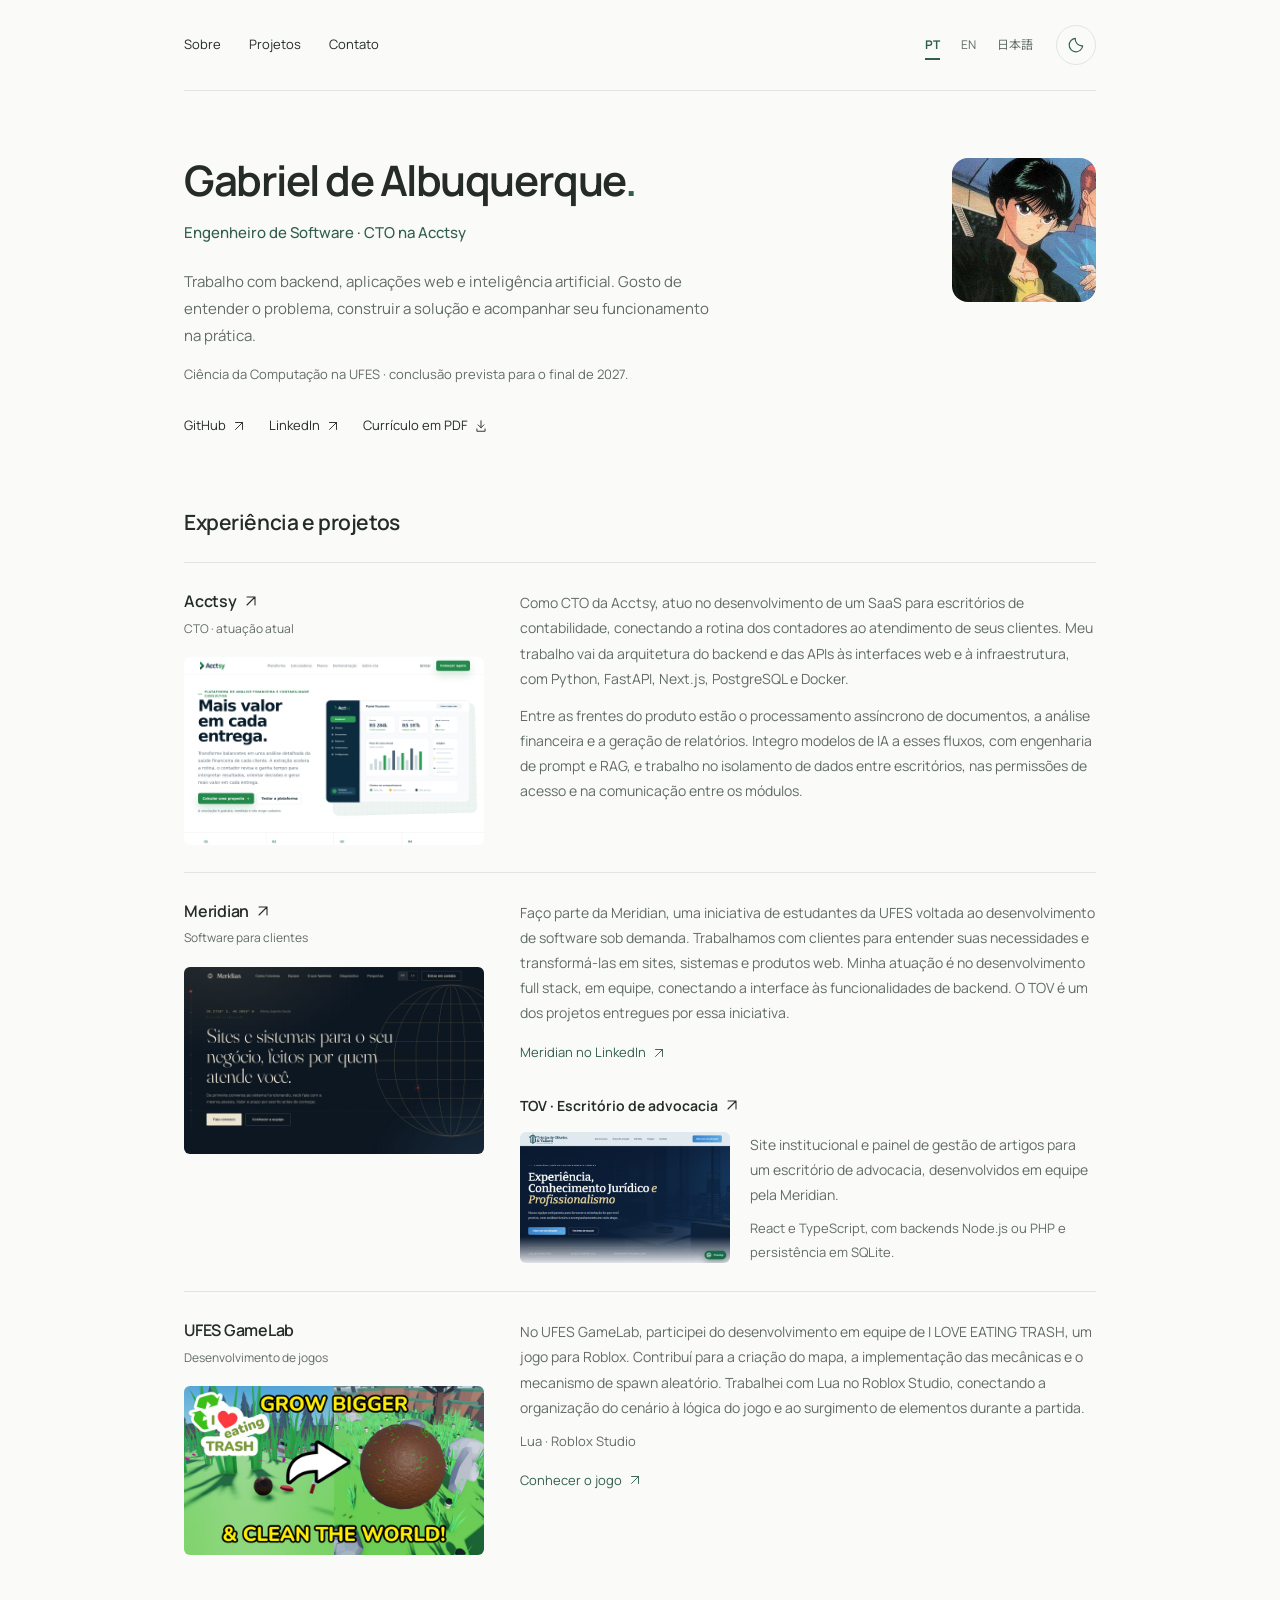
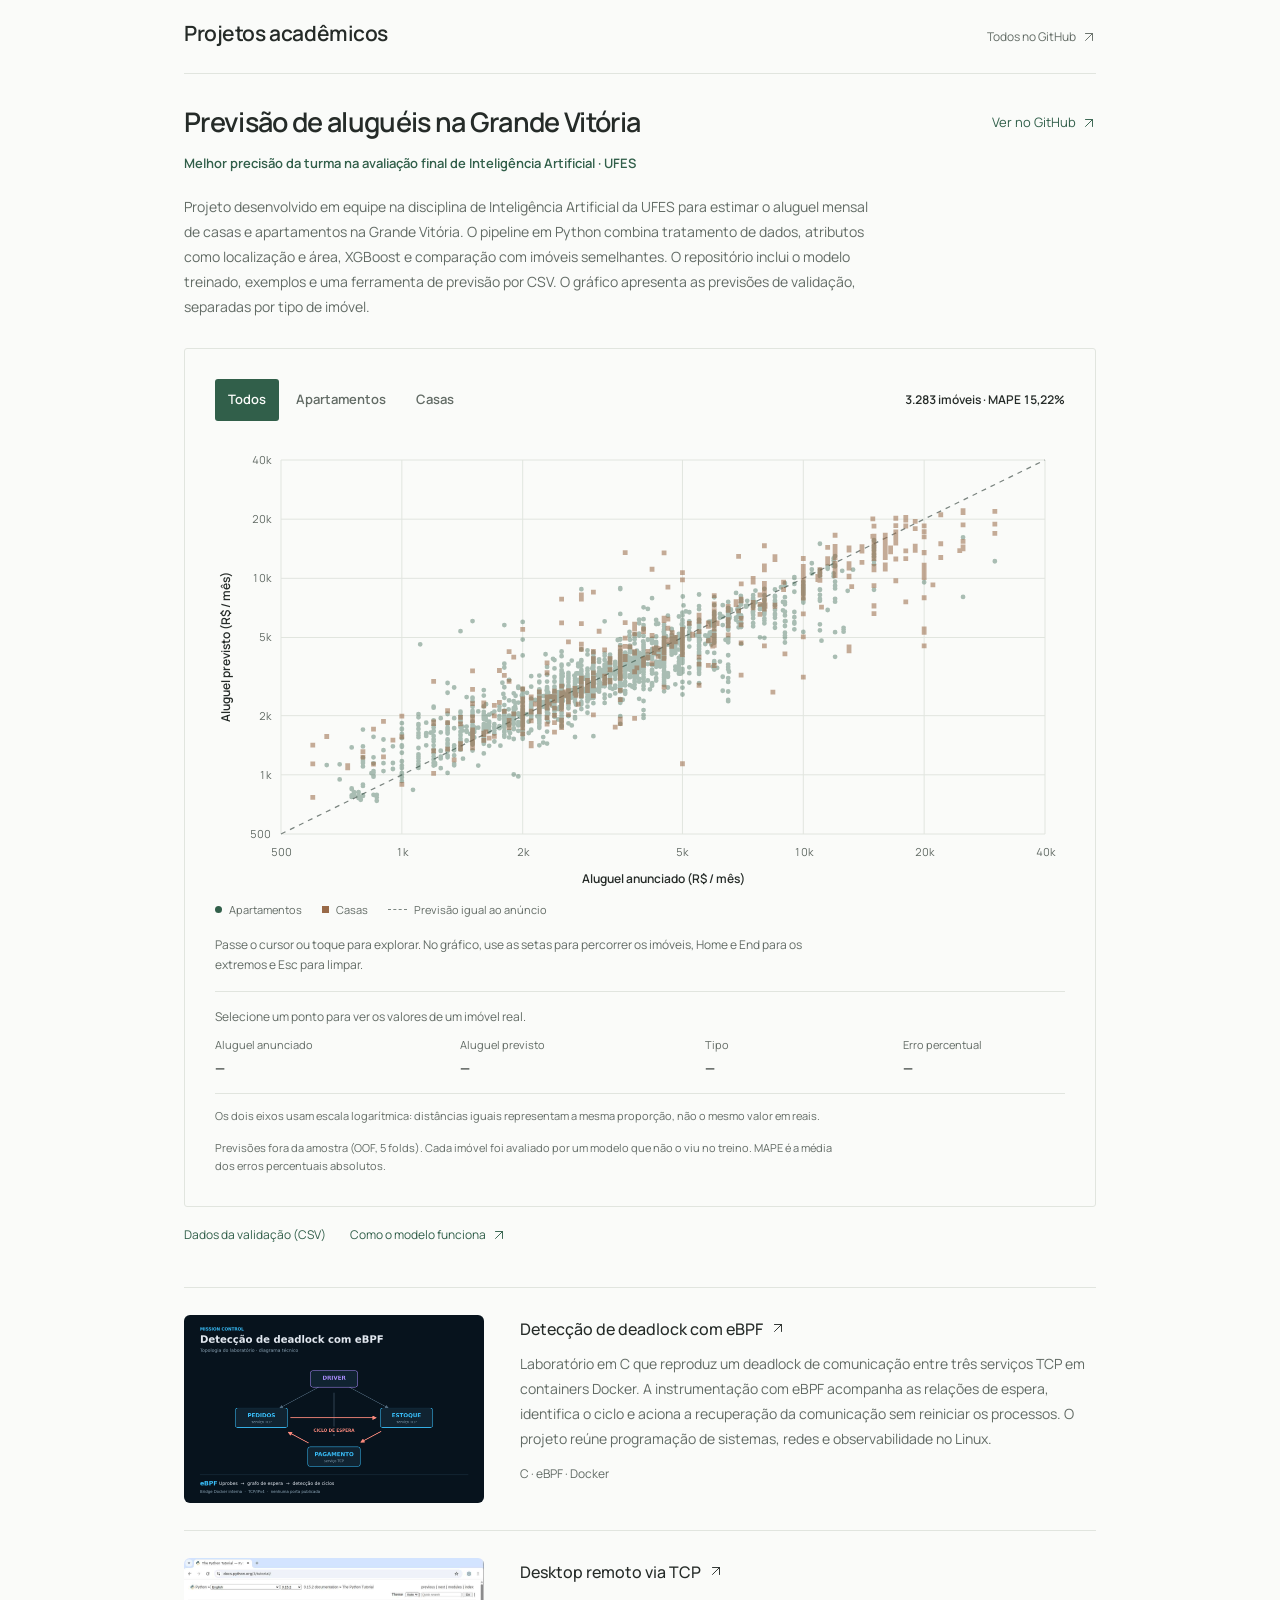
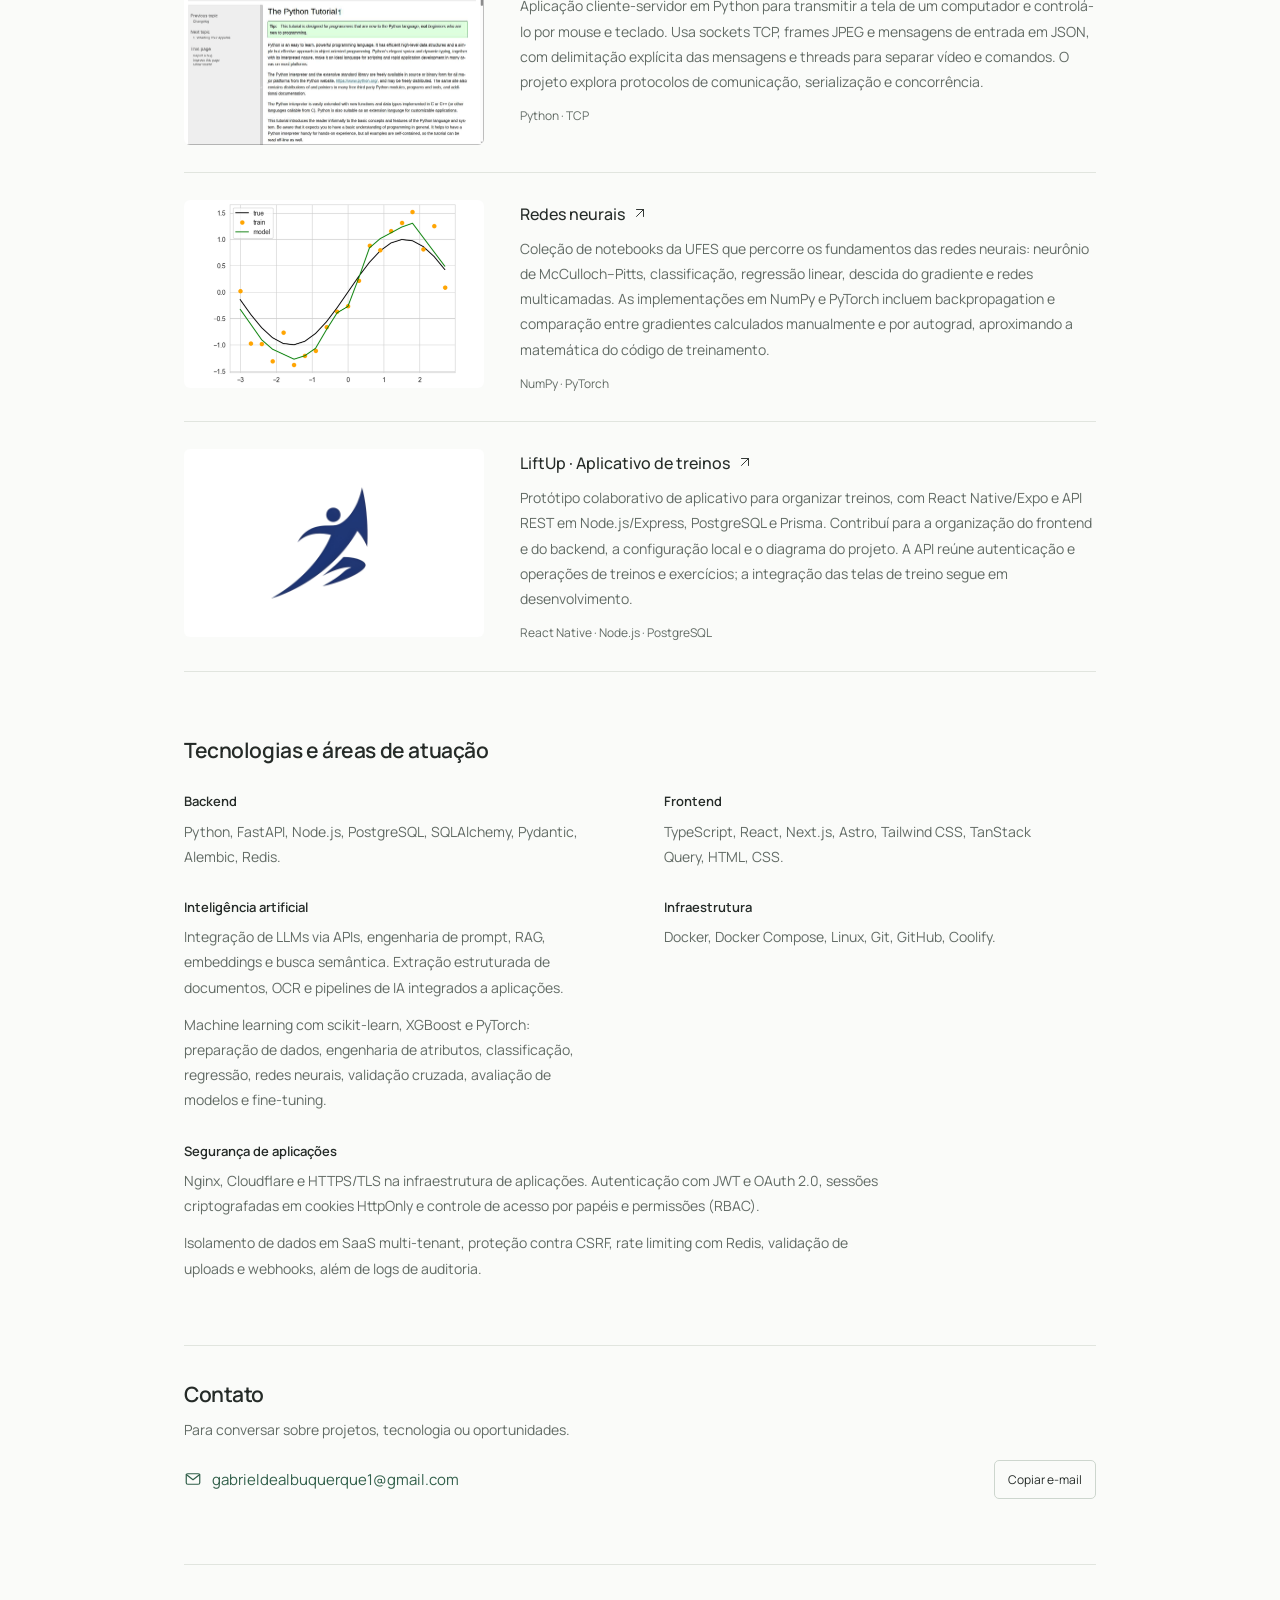
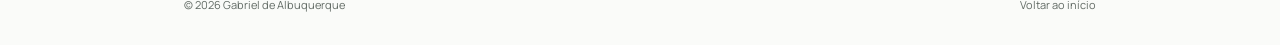
<file: index.html>
<!doctype html>
<html lang="pt-BR">
  <head>
    <meta charset="utf-8" />
    <meta name="viewport" content="width=device-width, initial-scale=1" />
    <meta name="theme-color" content="#fafbf9" />
    <title>Gabriel de Albuquerque — Engenheiro de Software</title>
    <meta
      name="description"
      content="CTO na Acctsy e estudante de Ciência da Computação na UFES. Experiência em backend, full stack, inteligência artificial e desenvolvimento de jogos."
    />
    <link rel="canonical" href="https://gabrieldealbuquerque.github.io/" />
    <meta property="og:type" content="website" />
    <meta property="og:locale" content="pt_BR" />
    <meta
      property="og:title"
      content="Gabriel de Albuquerque — Engenheiro de Software"
    />
    <meta
      property="og:description"
      content="CTO na Acctsy e estudante de Ciência da Computação na UFES. Experiência em backend, full stack, inteligência artificial e desenvolvimento de jogos."
    />
    <meta property="og:url" content="https://gabrieldealbuquerque.github.io/" />
    <meta
      property="og:image"
      content="https://gabrieldealbuquerque.github.io/assets/social.png"
    />
    <meta
      property="og:image:alt"
      content="Gabriel de Albuquerque — Software, Acctsy e UFES"
    />
    <meta property="og:image:width" content="1200" />
    <meta property="og:image:height" content="630" />
    <meta name="twitter:card" content="summary_large_image" />
    <link rel="icon" href="assets/favicon.svg" type="image/svg+xml" />
    <link
      rel="preload"
      href="assets/fonts/manrope.woff2"
      as="font"
      type="font/woff2"
      crossorigin
    />
    <script>
      try {
        if (localStorage.getItem("portfolio-theme") === "dark") {
          document.documentElement.dataset.theme = "dark";
          document.querySelector('meta[name="theme-color"]').content = "#191919";
        }
      } catch {}
    </script>
    <link rel="stylesheet" href="styles.css" />
    <link rel="stylesheet" href="rental-chart.css" />
    <script src="script.js" defer></script>
    <script src="rental-chart.js" defer></script>
    <script type="application/ld+json">
      {
        "@context": "https://schema.org",
        "@type": "Person",
        "name": "Gabriel de Albuquerque",
        "url": "https://gabrieldealbuquerque.github.io/",
        "image": "https://gabrieldealbuquerque.github.io/assets/github-avatar.jpg",
        "jobTitle": "CTO",
        "worksFor": {
          "@type": "Organization",
          "name": "Acctsy",
          "url": "https://www.acctsy.com.br/"
        },
        "email": "mailto:gabrieldealbuquerque1@gmail.com",
        "sameAs": [
          "https://github.com/gabrieldealbuquerque",
          "https://www.linkedin.com/in/gabriel-de-albuquerque-santos-32b869294/"
        ]
      }
    </script>
  </head>
  <body>
    <a class="skip-link" href="#conteudo" data-i18n="skip"
      >Pular para o conteúdo</a
    >
    <svg
      class="icon-library"
      xmlns="http://www.w3.org/2000/svg"
      aria-hidden="true"
    >
      <symbol id="external" viewBox="0 0 24 24">
        <path d="M6 18 18 6M6 6h12v12" />
      </symbol>
      <symbol id="download" viewBox="0 0 24 24">
        <path d="M12 3v12m-5-5 5 5 5-5M5 17v4h14v-4" />
      </symbol>
      <symbol id="sun" viewBox="0 0 24 24">
        <circle cx="12" cy="12" r="4" />
        <path d="M12 2v2m0 16v2M2 12h2m16 0h2M4.93 4.93l1.42 1.42m11.3 11.3 1.42 1.42M4.93 19.07l1.42-1.42m11.3-11.3 1.42-1.42" />
      </symbol>
      <symbol id="moon" viewBox="0 0 24 24">
        <path d="M20.9 13A9 9 0 0 1 11 3.1 9 9 0 1 0 20.9 13Z" />
      </symbol>
      <symbol id="mail" viewBox="0 0 24 24">
        <rect x="3" y="5" width="18" height="14" rx="2" />
        <path d="m3 6 9 7 9-7" />
      </symbol>
    </svg>
    <div class="page">
      <header class="site-header">
        <nav aria-label="Navegação principal" data-i18n-aria-label="navLabel">
          <a href="#sobre" data-i18n="navAbout">Sobre</a
          ><a href="#projetos" data-i18n="navWork">Projetos</a
          ><a href="#contato" data-i18n="navContact">Contato</a>
        </nav>
        <div class="header-controls">
          <div
            class="languages"
            role="group"
            aria-label="Idioma"
            data-i18n-aria-label="languageLabel"
            hidden
          >
            <button
              type="button"
              lang="pt-BR"
              data-lang="pt"
              aria-label="Português"
              aria-pressed="true"
            >
              PT</button
            ><button
              type="button"
              lang="en"
              data-lang="en"
              aria-label="English"
              aria-pressed="false"
            >
              EN</button
            ><button
              type="button"
              lang="ja"
              data-lang="ja"
              aria-label="日本語"
              aria-pressed="false"
            >
              日本語
            </button>
          </div>
          <button
            class="theme-toggle"
            type="button"
            aria-label="Ativar modo escuro"
            title="Ativar modo escuro"
            hidden
          >
            <svg class="icon theme-moon" aria-hidden="true"><use href="#moon" /></svg>
            <svg class="icon theme-sun" aria-hidden="true"><use href="#sun" /></svg>
          </button>
        </div>
      </header>
      <main id="conteudo" tabindex="-1">
        <section class="intro" id="sobre" aria-labelledby="nome">
          <div class="intro-text">
            <h1 id="nome" lang="pt-BR">
              Gabriel de Albuquerque<span class="name-dot" aria-hidden="true"
                >.</span
              >
            </h1>
            <p class="role" data-i18n="role">
              Engenheiro de Software · CTO na Acctsy
            </p>
            <p class="bio" data-i18n="bio">
              Trabalho com backend, aplicações web e inteligência artificial.
              Gosto de entender o problema, construir a solução e acompanhar seu
              funcionamento na prática.
            </p>
            <p class="education" data-i18n="education">
              Ciência da Computação na UFES · conclusão prevista para o final de
              2027.
            </p>
            <div class="profile-links">
              <a
                href="https://github.com/gabrieldealbuquerque"
                target="_blank"
                rel="noopener noreferrer"
                >GitHub
                <svg class="icon" aria-hidden="true">
                  <use href="#external" /></svg></a
              ><a
                href="https://www.linkedin.com/in/gabriel-de-albuquerque-santos-32b869294/"
                target="_blank"
                rel="noopener noreferrer"
                >LinkedIn
                <svg class="icon" aria-hidden="true">
                  <use href="#external" /></svg></a
              ><a href="assets/Gabriel-de-Albuquerque-Curriculo.pdf" download data-resume-download hreflang="pt-BR"
                ><span data-i18n="resume">Currículo em PDF</span>
                <svg class="icon" aria-hidden="true">
                  <use href="#download" /></svg
              ></a>
            </div>
          </div>
          <img
            class="avatar"
            src="assets/github-avatar.jpg"
            width="282"
            height="282"
            alt="Avatar de Gabriel no GitHub"
            data-i18n-alt="avatarAlt"
            fetchpriority="high"
          />
        </section>
        <section
          class="section work"
          id="projetos"
          aria-labelledby="work-title"
        >
          <h2 id="work-title" data-i18n="workTitle">Experiência e projetos</h2>
          <article class="work-row">
            <div class="work-heading">
              <h3>
                <a
                  href="https://www.acctsy.com.br/"
                  target="_blank"
                  rel="noopener noreferrer"
                  >Acctsy
                  <svg class="icon" aria-hidden="true">
                    <use href="#external" /></svg
                ></a>
              </h3>
              <p data-i18n="acctsyRole">CTO · atuação atual</p>
              <a
                class="project-preview"
                href="https://www.acctsy.com.br/"
                target="_blank"
                rel="noopener noreferrer"
                ><img
                  src="assets/previews/acctsy.jpg"
                  width="1280"
                  height="800"
                  loading="lazy"
                  decoding="async"
                  data-i18n-alt="acctsyPreview"
                  alt="Prévia de Acctsy"
              /></a>
            </div>
            <div class="work-copy">
              <p data-i18n="acctsyDescription">
                Como CTO da Acctsy, atuo no desenvolvimento de um SaaS para
                escritórios de contabilidade, conectando a rotina dos
                contadores ao atendimento de seus clientes. Meu trabalho vai
                da arquitetura do backend e das APIs às interfaces web e à
                infraestrutura, com Python, FastAPI, Next.js, PostgreSQL e
                Docker.
              </p>
              <p data-i18n="acctsyDetail">
                Entre as frentes do produto estão o processamento assíncrono
                de documentos, a análise financeira e a geração de relatórios.
                Integro modelos de IA a esses fluxos, com engenharia de prompt
                e RAG, e trabalho no isolamento de dados entre escritórios,
                nas permissões de acesso e na comunicação entre os módulos.
              </p>
            </div>
          </article>
          <article class="work-row">
            <div class="work-heading">
              <h3>
                <a
                  href="https://www.meridianlab.com.br/"
                  target="_blank"
                  rel="noopener noreferrer"
                  >Meridian
                  <svg class="icon" aria-hidden="true">
                    <use href="#external" /></svg
                ></a>
              </h3>
              <p data-i18n="meridianRole">Software para clientes</p>
              <a
                class="project-preview"
                href="https://www.meridianlab.com.br/"
                target="_blank"
                rel="noopener noreferrer"
                ><img
                  src="assets/previews/meridian.jpg"
                  width="1280"
                  height="800"
                  loading="lazy"
                  decoding="async"
                  data-i18n-alt="meridianPreview"
                  alt="Prévia de Meridian"
              /></a>
            </div>
            <div class="work-copy">
              <p data-i18n="meridianDescription">
                Faço parte da Meridian, uma iniciativa de estudantes da UFES
                voltada ao desenvolvimento de software sob demanda.
                Trabalhamos com clientes para entender suas necessidades e
                transformá-las em sites, sistemas e produtos web. Minha
                atuação é no desenvolvimento full stack, em equipe, conectando
                a interface às funcionalidades de backend. O TOV é um dos
                projetos entregues por essa iniciativa.
              </p>
              <div class="inline-links">
                <a
                  href="https://www.linkedin.com/feed/update/urn:li:activity:7502440484875907072/?actorCompanyId=135104212"
                  target="_blank"
                  rel="noopener noreferrer"
                  ><span data-i18n="meridianLinkedin">Meridian no LinkedIn</span
                  ><svg class="icon" aria-hidden="true">
                    <use href="#external" /></svg
                ></a>
              </div>
              <div class="client-project">
                <h4>
                  <a
                    href="https://tov.adv.br/"
                    target="_blank"
                    rel="noopener noreferrer"
                    ><span data-i18n="tovTitle">TOV · Escritório de advocacia</span>
                    <svg class="icon" aria-hidden="true">
                      <use href="#external" /></svg
                  ></a>
                </h4>
                <div class="client-layout">
                  <a
                    class="project-preview"
                    href="https://tov.adv.br/"
                    target="_blank"
                    rel="noopener noreferrer"
                    ><img
                      src="assets/previews/tov.jpg"
                      width="1280"
                      height="800"
                      loading="lazy"
                      decoding="async"
                      data-i18n-alt="tovPreview"
                      alt="Prévia do site do TOV"
                  /></a>
                  <div>
                    <p data-i18n="tovDescription">
                      Site institucional e painel de gestão de artigos para um
                      escritório de advocacia, desenvolvidos em equipe pela
                      Meridian.
                    </p>
                    <p class="work-note" data-i18n="meridianDetail">
                      React e TypeScript, com backends Node.js ou PHP e
                      persistência em SQLite.
                    </p>
                  </div>
                </div>
              </div>
            </div>
          </article>
          <article class="work-row">
            <div class="work-heading">
              <h3>UFES GameLab</h3>
              <p data-i18n="gamelabRole">Desenvolvimento de jogos</p>
              <a
                class="project-preview"
                href="https://www.roblox.com/pt/games/123797405972371/I-LOVE-EATING-TRASH"
                target="_blank"
                rel="noopener noreferrer"
                ><img
                  src="assets/previews/gamelab.jpg"
                  width="768"
                  height="432"
                  loading="lazy"
                  decoding="async"
                  data-i18n-alt="gamelabPreview"
                  alt="Prévia de UFES GameLab"
              /></a>
            </div>
            <div class="work-copy">
              <p data-i18n="gamelabDescription">
                No UFES GameLab, participei do desenvolvimento em equipe de I
                LOVE EATING TRASH, um jogo para Roblox. Contribuí para a
                criação do mapa, a implementação das mecânicas e o mecanismo
                de spawn aleatório. Trabalhei com Lua no Roblox Studio,
                conectando a organização do cenário à lógica do jogo e ao
                surgimento de elementos durante a partida.
              </p>
              <p class="work-note">Lua · Roblox Studio</p>
              <a
                class="inline-link"
                href="https://www.roblox.com/pt/games/123797405972371/I-LOVE-EATING-TRASH"
                target="_blank"
                rel="noopener noreferrer"
                data-game-link
                ><span data-i18n="gameLink">Conhecer o jogo</span>
                <svg class="icon" aria-hidden="true">
                  <use href="#external" /></svg
              ></a>
            </div>
          </article>
        </section>
        <section class="section academic" aria-labelledby="academic-title">
          <div class="section-heading">
            <h2 id="academic-title" data-i18n="academicTitle">
              Projetos acadêmicos
            </h2>
            <a
              href="https://github.com/gabrieldealbuquerque?tab=repositories"
              class="all-projects"
              target="_blank"
              rel="noopener noreferrer"
              ><span data-i18n="allProjects">Todos no GitHub</span>
              <svg class="icon" aria-hidden="true"><use href="#external" /></svg
            ></a>
          </div>
          <article class="rental-feature" aria-labelledby="rental-title">
            <div class="rental-feature-heading">
              <div>
                <h3 id="rental-title" data-i18n="rentTitle">Previsão de aluguéis na Grande Vitória</h3>
                <p class="rental-recognition" data-i18n="rentRecognition">Melhor precisão da turma na avaliação final de Inteligência Artificial · UFES</p>
              </div>
              <a class="inline-link rental-repository" href="https://github.com/gabrieldealbuquerque/previsao-alugueis-grande-vitoria" target="_blank" rel="noopener noreferrer"><span data-i18n="rentRepository">Ver no GitHub</span><svg class="icon" aria-hidden="true"><use href="#external" /></svg></a>
            </div>
            <p class="rental-overview" data-i18n="rentOverview">
              Projeto desenvolvido em equipe na disciplina de Inteligência
              Artificial da UFES para estimar o aluguel mensal de casas e
              apartamentos na Grande Vitória. O pipeline em Python combina
              tratamento de dados, atributos como localização e área, XGBoost
              e comparação com imóveis semelhantes. O repositório inclui o
              modelo treinado, exemplos e uma ferramenta de previsão por CSV.
              O gráfico apresenta as previsões de validação, separadas por
              tipo de imóvel.
            </p>
            <figure class="rental-evidence" data-rental-chart data-source="assets/data/rental-oof.csv">
              <div data-chart-fallback>
                <img class="rental-static-chart" src="assets/previews/alugueis.png" width="1200" height="800" loading="lazy" decoding="async" data-i18n-alt="rentPreview" alt="Gráfico de aluguel real e previsto em validação cruzada" />
              </div>
              <div data-chart-interactive hidden></div>
              <figcaption class="rental-method" data-i18n="rentMethod">Validação cruzada em cinco grupos: cada imóvel foi avaliado por um modelo treinado nos outros grupos.</figcaption>
            </figure>
            <div class="rental-resources">
              <a href="assets/data/rental-oof.csv" download data-i18n="rentData">Dados da validação (CSV)</a>
              <a href="https://github.com/gabrieldealbuquerque/previsao-alugueis-grande-vitoria/blob/main/docs/modelo.md" target="_blank" rel="noopener noreferrer"><span data-i18n="rentMethodLink">Como o modelo funciona</span><svg class="icon" aria-hidden="true"><use href="#external" /></svg></a>
            </div>
          </article>
          <ul class="project-list">

            <li class="project-with-preview">
              <a
                href="https://github.com/gabrieldealbuquerque/Deteccao-de-Deadlock-por-eBPF"
                target="_blank"
                rel="noopener noreferrer"
              >
                <span class="project-preview">
                  <img
                    src="assets/previews/ebpf.png"
                    width="1200"
                    height="750"
                    loading="lazy"
                    decoding="async"
                    data-i18n-alt="ebpfPreview"
                    alt="Diagrama da topologia TCP e do ciclo de espera entre três serviços monitorados por eBPF"
                  />
                </span>
                <span class="project-info">
                  <strong>
                    <span data-i18n="ebpfTitle">Detecção de deadlock com eBPF</span>
                    <svg class="icon" aria-hidden="true"><use href="#external" /></svg>
                  </strong>
                  <span data-i18n="ebpfDescription">
                    Laboratório em C que reproduz um deadlock de comunicação
                    entre três serviços TCP em containers Docker. A
                    instrumentação com eBPF acompanha as relações de espera,
                    identifica o ciclo e aciona a recuperação da comunicação
                    sem reiniciar os processos. O projeto reúne programação de
                    sistemas, redes e observabilidade no Linux.
                  </span>
                  <span class="project-language">C · eBPF · Docker</span>
                </span>
              </a>
            </li>
            <li class="project-with-preview">
              <a
                href="https://github.com/gabrieldealbuquerque/Remote-Desktop-via-Sockets-TCP"
                target="_blank"
                rel="noopener noreferrer"
              >
                <span class="project-preview">
                  <img
                    src="assets/previews/desktop-tcp.png"
                    width="1200"
                    height="750"
                    loading="lazy"
                    decoding="async"
                    data-i18n-alt="tcpPreview"
                    alt="Demonstração do cliente de desktop remoto exibindo uma tela transmitida por TCP"
                  />
                </span>
                <span class="project-info">
                  <strong>
                    <span data-i18n="tcpTitle">Desktop remoto via TCP</span>
                    <svg class="icon" aria-hidden="true"><use href="#external" /></svg>
                  </strong>
                  <span data-i18n="tcpDescription">
                    Aplicação cliente-servidor em Python para transmitir a
                    tela de um computador e controlá-lo por mouse e teclado.
                    Usa sockets TCP, frames JPEG e mensagens de entrada em
                    JSON, com delimitação explícita das mensagens e threads
                    para separar vídeo e comandos. O projeto explora
                    protocolos de comunicação, serialização e concorrência.
                  </span>
                  <span class="project-language">Python · TCP</span>
                </span>
              </a>
            </li>
            <li class="project-with-preview">
              <a
                href="https://github.com/gabrieldealbuquerque/Redes-Neurais"
                target="_blank"
                rel="noopener noreferrer"
              >
                <span class="project-preview">
                  <img
                    src="assets/previews/redes-neurais.png"
                    width="1200"
                    height="750"
                    loading="lazy"
                    decoding="async"
                    data-i18n-alt="mlPreview"
                    alt="Gráfico do notebook de redes neurais comparando dados de treino, curva de referência e previsões de uma MLP"
                  />
                </span>
                <span class="project-info">
                  <strong>
                    <span data-i18n="mlTitle">Redes neurais</span>
                    <svg class="icon" aria-hidden="true"><use href="#external" /></svg>
                  </strong>
                  <span data-i18n="mlDescription">
                    Coleção de notebooks da UFES que percorre os fundamentos
                    das redes neurais: neurônio de McCulloch–Pitts,
                    classificação, regressão linear, descida do gradiente e
                    redes multicamadas. As implementações em NumPy e PyTorch
                    incluem backpropagation e comparação entre gradientes
                    calculados manualmente e por autograd, aproximando a
                    matemática do código de treinamento.
                  </span>
                  <span class="project-language">NumPy · PyTorch</span>
                </span>
              </a>
            </li>
            <li class="project-with-preview">
              <a href="https://github.com/gabrieldealbuquerque/liftup" target="_blank" rel="noopener noreferrer">
                <span class="project-preview brand-preview">
                  <img src="assets/previews/liftup.jpg" width="1600" height="1600" loading="lazy" decoding="async" data-i18n-alt="liftupPreview" alt="Identidade visual do projeto LiftUp" />
                </span>
                <span class="project-info">
                  <strong><span data-i18n="liftupTitle">LiftUp · Aplicativo de treinos</span><svg class="icon" aria-hidden="true"><use href="#external" /></svg></strong>
                  <span data-i18n="liftupDescription">
                    Protótipo colaborativo de aplicativo para organizar
                    treinos, com React Native/Expo e API REST em
                    Node.js/Express, PostgreSQL e Prisma. Contribuí para a
                    organização do frontend e do backend, a configuração local
                    e o diagrama do projeto. A API reúne autenticação e
                    operações de treinos e exercícios; a integração das telas
                    de treino segue em desenvolvimento.
                  </span>
                  <span class="project-language">React Native · Node.js · PostgreSQL</span>
                </span>
              </a>
            </li>
          </ul>
        </section>
        <section class="section skills" aria-labelledby="skills-title">
          <h2 id="skills-title" data-i18n="skillsTitle">
            Tecnologias e áreas de atuação
          </h2>
          <dl class="skills-list">
            <div>
              <dt data-i18n="backendLabel">Backend</dt>
              <dd>Python, FastAPI, Node.js, PostgreSQL, SQLAlchemy, Pydantic, Alembic, Redis.</dd>
            </div>
            <div>
              <dt data-i18n="frontendLabel">Frontend</dt>
              <dd>TypeScript, React, Next.js, Astro, Tailwind CSS, TanStack Query, HTML, CSS.</dd>
            </div>
            <div>
              <dt data-i18n="aiLabel">Inteligência artificial</dt>
              <dd>
                <p data-i18n="aiSkills">
                  Integração de LLMs via APIs, engenharia de prompt, RAG,
                  embeddings e busca semântica. Extração estruturada de
                  documentos, OCR e pipelines de IA integrados a aplicações.
                </p>
                <p data-i18n="aiModelSkills">
                  Machine learning com scikit-learn, XGBoost e PyTorch:
                  preparação de dados, engenharia de atributos, classificação,
                  regressão, redes neurais, validação cruzada, avaliação de
                  modelos e fine-tuning.
                </p>
              </dd>
            </div>
            <div>
              <dt data-i18n="infraLabel">Infraestrutura</dt>
              <dd>Docker, Docker Compose, Linux, Git, GitHub, Coolify.</dd>
            </div>
            <div class="skills-security">
              <dt data-i18n="securityLabel">Segurança de aplicações</dt>
              <dd>
                <p data-i18n="securitySkills">
                  Nginx, Cloudflare e HTTPS/TLS na infraestrutura de aplicações.
                  Autenticação com JWT e OAuth 2.0, sessões criptografadas em
                  cookies HttpOnly e controle de acesso por papéis e permissões
                  (RBAC).
                </p>
                <p data-i18n="securityPractices">
                  Isolamento de dados em SaaS multi-tenant, proteção contra CSRF,
                  rate limiting com Redis, validação de uploads e webhooks,
                  além de logs de auditoria.
                </p>
              </dd>
            </div>
          </dl>
        </section>
        <section
          class="section contact"
          id="contato"
          aria-labelledby="contact-title"
        >
          <h2 id="contact-title" data-i18n="contactTitle">Contato</h2>
          <p data-i18n="contactDescription">
            Para conversar sobre projetos, tecnologia ou oportunidades.
          </p>
          <div class="contact-actions">
            <a class="email" href="mailto:gabrieldealbuquerque1@gmail.com"
              ><svg class="icon" aria-hidden="true"><use href="#mail" /></svg
              ><span>gabrieldealbuquerque1@gmail.com</span></a
            ><button
              type="button"
              class="copy-email"
              hidden
              data-i18n="copyEmail"
            >
              Copiar e-mail
            </button>
          </div>
          <p class="copy-status" role="status" aria-live="polite"></p>
        </section>
      </main>
      <footer>
        <span>© <span id="year">2026</span> Gabriel de Albuquerque</span
        ><a href="#sobre" data-i18n="backTop">Voltar ao início</a>
      </footer>
    </div>
  </body>
</html>
</file>
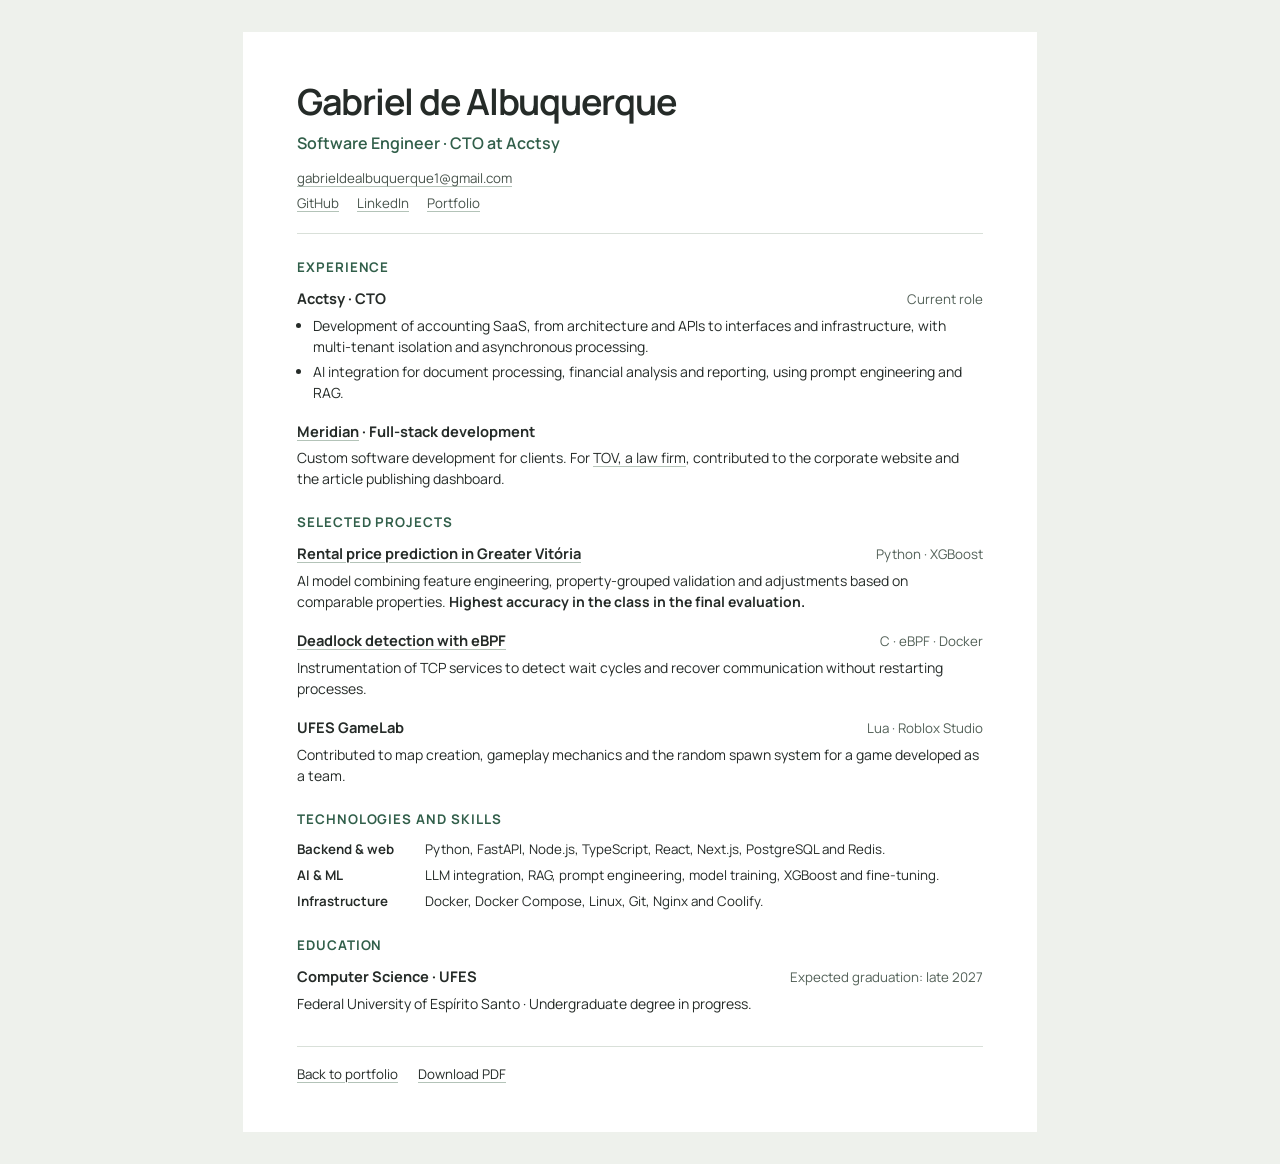
<file: curriculo-en.html>
<!doctype html>
<html lang="en">
  <head>
    <meta charset="utf-8" />
    <meta name="viewport" content="width=device-width, initial-scale=1" />
    <meta name="robots" content="noindex" />
    <title>Gabriel de Albuquerque — Software Engineer</title>
    <link rel="icon" href="assets/favicon.svg" />
    <style>
      @font-face {
        font-family: Manrope;
        src: url("assets/fonts/manrope.woff2");
        font-weight: 200 800;
        font-display: swap;
      }
      * {
        box-sizing: border-box;
      }
      html {
        background: #eef1ec;
      }
      body {
        margin: 32px auto;
        padding: 48px 54px;
        max-width: 794px;
        color: #252b28;
        background: #fff;
        font:
          10.5pt/1.5 Manrope,
          Arial,
          sans-serif;
      }
      h1,
      h2,
      h3,
      p {
        margin: 0;
      }
      h1 {
        font-size: 27pt;
        font-weight: 650;
        letter-spacing: -0.035em;
        line-height: 1.2;
      }
      .headline {
        color: #315f4a;
        font-size: 12pt;
        font-weight: 600;
        margin-top: 8px;
      }
      .contact {
        display: flex;
        flex-wrap: wrap;
        gap: 5px 18px;
        margin-top: 14px;
        font-size: 10pt;
        color: #48544c;
      }
      .email {
        flex-basis: 100%;
      }
      a {
        color: inherit;
        text-decoration-color: #b3c3b8;
        text-underline-offset: 3px;
      }
      a:hover {
        color: #315f4a;
      }
      a:focus-visible {
        outline: 2px solid #315f4a;
        outline-offset: 4px;
      }
      ::selection {
        background: #dce9de;
      }
      header {
        border-bottom: 1px solid #d9e0d9;
        padding-bottom: 19px;
      }
      section {
        margin-top: 24px;
      }
      h2 {
        font-size: 10pt;
        line-height: 1.5;
        font-weight: 700;
        letter-spacing: 0.07em;
        text-transform: uppercase;
        color: #315f4a;
        margin-bottom: 10px;
      }
      h3 {
        font-size: 11pt;
        font-weight: 700;
        line-height: 1.4;
      }
      .entry + .entry {
        margin-top: 18px;
      }
      .entry-header {
        display: flex;
        align-items: baseline;
        justify-content: space-between;
        gap: 16px;
        margin-bottom: 5px;
      }
      .meta {
        font-size: 10pt;
        color: #536158;
        white-space: nowrap;
      }
      ul {
        padding-left: 16px;
        margin: 5px 0 0;
      }
      li + li {
        margin-top: 4px;
      }
      .skills {
        display: grid;
        grid-template-columns: 112px 1fr;
        gap: 6px 16px;
        margin: 0;
        font-size: 10pt;
      }
      .skills dt {
        font-weight: 650;
      }
      .skills dd {
        margin: 0;
      }
      .education p {
        margin-top: 4px;
      }
      .actions {
        display: flex;
        gap: 20px;
        margin-top: 32px;
        padding-top: 18px;
        border-top: 1px solid #d9e0d9;
        font-size: 10pt;
      }
      @media screen and (max-width: 600px) {
        html {
          background: #fff;
        }
        body {
          margin: 0;
          padding: 32px 22px;
          font-size: 12pt;
        }
        h1 {
          font-size: 24pt;
        }
        h3 {
          font-size: 12pt;
        }
        .entry-header {
          display: block;
        }
        .meta {
          display: block;
          margin-top: 3px;
          white-space: normal;
        }
        .skills {
          grid-template-columns: 1fr;
          gap: 3px;
          font-size: 12pt;
        }
        .skills dt:not(:first-child) {
          margin-top: 7px;
        }
        .email {
          overflow-wrap: anywhere;
        }
        section {
          margin-top: 26px;
        }
      }
      @page {
        size: A4;
        margin: 14mm 16mm;
      }
      @media print {
        html {
          background: #fff;
        }
        body {
          padding: 0;
          margin: 0;
          max-width: none;
        }
        .actions {
          display: none;
        }
        h2 {
          break-after: avoid;
        }
        .entry,
        .education,
        .skills {
          break-inside: avoid;
        }
      }
    </style>
  </head>
  <body>
    <header>
      <h1 lang="pt-BR">Gabriel de Albuquerque</h1>
      <p class="headline">Software Engineer · CTO at Acctsy</p>
      <nav class="contact" aria-label="Contact and professional profiles">
        <a class="email" href="mailto:gabrieldealbuquerque1@gmail.com">gabrieldealbuquerque1@gmail.com</a>
        <a href="https://github.com/gabrieldealbuquerque">GitHub</a>
        <a href="https://www.linkedin.com/in/gabriel-de-albuquerque-santos-32b869294/">LinkedIn</a>
        <a href="https://gabrieldealbuquerque.github.io/?lang=en">Portfolio</a>
      </nav>
    </header>
    <main>
      <section aria-labelledby="experience">
        <h2 id="experience">Experience</h2>
        <article class="entry">
          <div class="entry-header">
            <h3>Acctsy · CTO</h3>
            <span class="meta">Current role</span>
          </div>
          <ul>
            <li>Development of accounting SaaS, from architecture and APIs to interfaces and infrastructure, with multi-tenant isolation and asynchronous processing.</li>
            <li>AI integration for document processing, financial analysis and reporting, using prompt engineering and RAG.</li>
          </ul>
        </article>
        <article class="entry">
          <div class="entry-header">
            <h3><a href="https://www.meridianlab.com.br/">Meridian</a> · Full-stack development</h3>
          </div>
          <p>Custom software development for clients. For <a href="https://tov.adv.br/">TOV, a law firm</a>, contributed to the corporate website and the article publishing dashboard.</p>
        </article>
      </section>
      <section aria-labelledby="projects">
        <h2 id="projects">Selected projects</h2>
        <article class="entry">
          <div class="entry-header">
            <h3><a href="https://github.com/gabrieldealbuquerque/previsao-alugueis-grande-vitoria">Rental price prediction in Greater Vitória</a></h3>
            <span class="meta">Python · XGBoost</span>
          </div>
          <p>AI model combining feature engineering, property-grouped validation and adjustments based on comparable properties. <strong>Highest accuracy in the class in the final evaluation.</strong></p>
        </article>
        <article class="entry">
          <div class="entry-header">
            <h3><a href="https://github.com/gabrieldealbuquerque/Deteccao-de-Deadlock-por-eBPF">Deadlock detection with eBPF</a></h3>
            <span class="meta">C · eBPF · Docker</span>
          </div>
          <p>Instrumentation of TCP services to detect wait cycles and recover communication without restarting processes.</p>
        </article>
        <article class="entry">
          <div class="entry-header">
            <h3>UFES GameLab</h3>
            <span class="meta">Lua · Roblox Studio</span>
          </div>
          <p>Contributed to map creation, gameplay mechanics and the random spawn system for a game developed as a team.</p>
        </article>
      </section>
      <section aria-labelledby="skills">
        <h2 id="skills">Technologies and skills</h2>
        <dl class="skills">
          <dt>Backend & web</dt><dd>Python, FastAPI, Node.js, TypeScript, React, Next.js, PostgreSQL and Redis.</dd>
          <dt>AI & ML</dt><dd>LLM integration, RAG, prompt engineering, model training, XGBoost and fine-tuning.</dd>
          <dt>Infrastructure</dt><dd>Docker, Docker Compose, Linux, Git, Nginx and Coolify.</dd>
        </dl>
      </section>
      <section class="education" aria-labelledby="education">
        <h2 id="education">Education</h2>
        <div class="entry-header">
          <h3>Computer Science · UFES</h3>
          <span class="meta">Expected graduation: late 2027</span>
        </div>
        <p>Federal University of Espírito Santo · Undergraduate degree in progress.</p>
      </section>
    </main>
    <nav class="actions" aria-label="Résumé actions">
      <a href="index.html?lang=en">Back to portfolio</a>
      <a href="assets/Gabriel-de-Albuquerque-Resume-EN.pdf" download>Download PDF</a>
    </nav>
  </body>
</html>
</file>
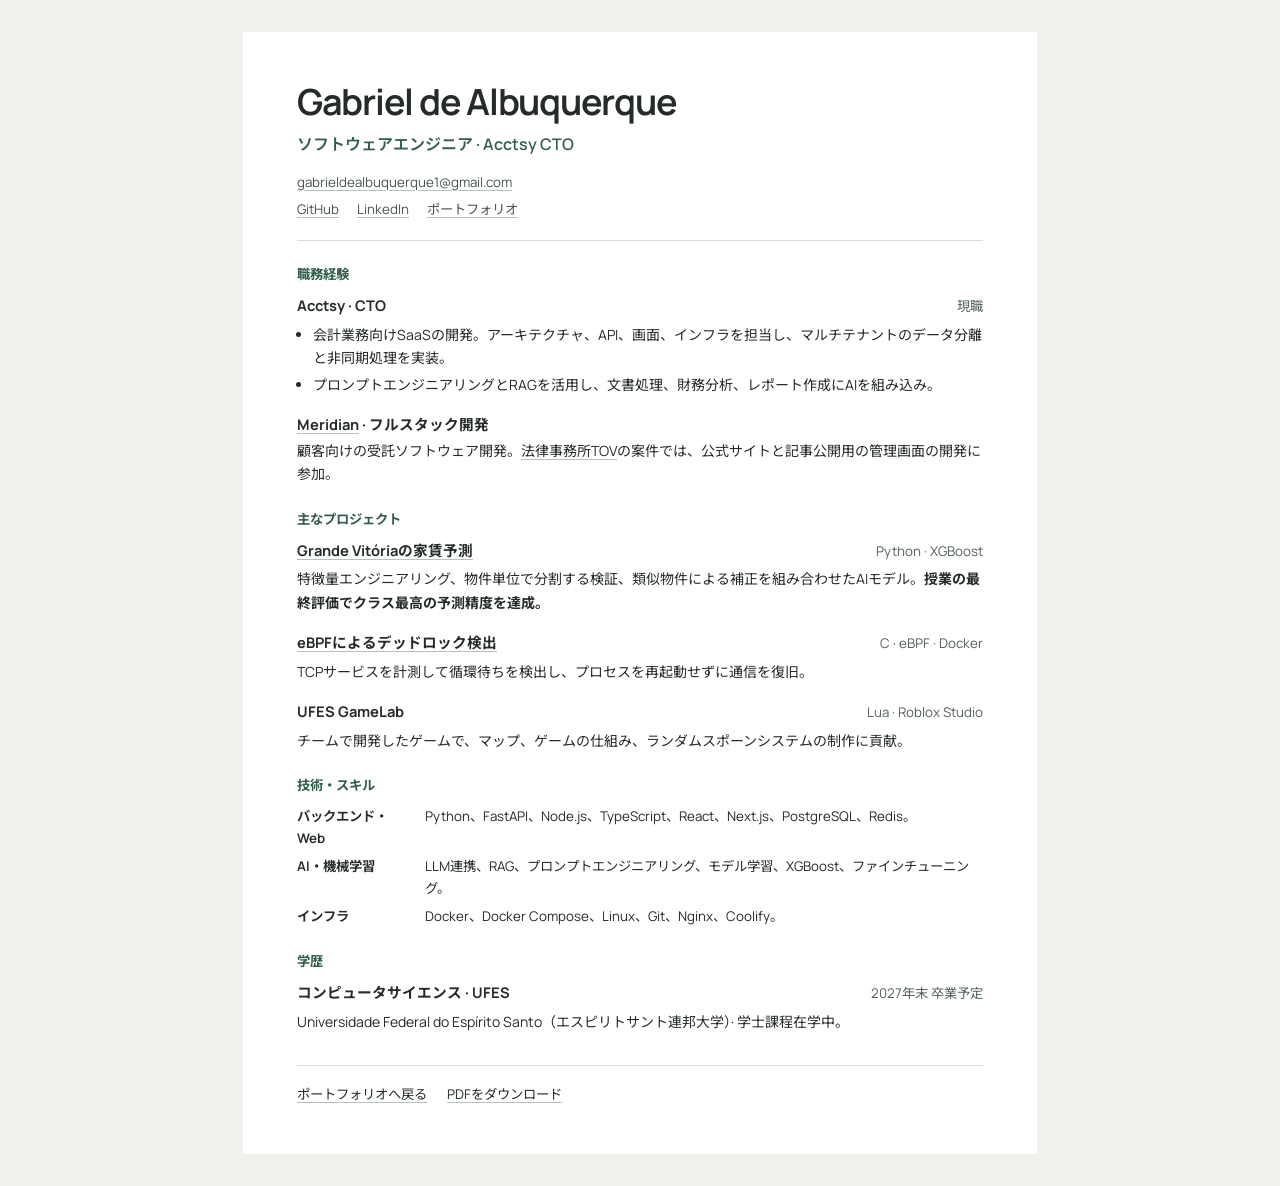
<file: curriculo-ja.html>
<!doctype html>
<html lang="ja">
  <head>
    <meta charset="utf-8" />
    <meta name="viewport" content="width=device-width, initial-scale=1" />
    <meta name="robots" content="noindex" />
    <title>Gabriel de Albuquerque — ソフトウェアエンジニア</title>
    <link rel="icon" href="assets/favicon.svg" />
    <style>
      @font-face {
        font-family: Manrope;
        src: url("assets/fonts/manrope.woff2");
        font-weight: 200 800;
        font-display: swap;
      }
      @font-face {
        font-family: "Noto Sans JP";
        src: url("assets/fonts/noto-sans-jp.woff2");
        font-weight: 400 700;
        font-display: swap;
      }
      * {
        box-sizing: border-box;
      }
      html {
        background: #eef1ec;
      }
      body {
        margin: 32px auto;
        padding: 48px 54px;
        max-width: 794px;
        color: #252b28;
        background: #fff;
        font:
          10.5pt/1.65 Manrope,
          "Noto Sans JP",
          Arial,
          sans-serif;
      }
      h1,
      h2,
      h3,
      p {
        margin: 0;
      }
      h1 {
        font-size: 27pt;
        font-weight: 650;
        letter-spacing: -0.035em;
        line-height: 1.2;
      }
      .headline {
        color: #315f4a;
        font-size: 12pt;
        font-weight: 600;
        margin-top: 8px;
      }
      .contact {
        display: flex;
        flex-wrap: wrap;
        gap: 5px 18px;
        margin-top: 14px;
        font-size: 10pt;
        color: #48544c;
      }
      .email {
        flex-basis: 100%;
      }
      a {
        color: inherit;
        text-decoration-color: #b3c3b8;
        text-underline-offset: 3px;
      }
      a:hover {
        color: #315f4a;
      }
      a:focus-visible {
        outline: 2px solid #315f4a;
        outline-offset: 4px;
      }
      ::selection {
        background: #dce9de;
      }
      header {
        border-bottom: 1px solid #d9e0d9;
        padding-bottom: 19px;
      }
      section {
        margin-top: 24px;
      }
      h2 {
        font-size: 10pt;
        line-height: 1.5;
        font-weight: 700;
        letter-spacing: 0;
        text-transform: uppercase;
        color: #315f4a;
        margin-bottom: 10px;
      }
      h3 {
        font-size: 11pt;
        font-weight: 700;
        line-height: 1.4;
      }
      .entry + .entry {
        margin-top: 18px;
      }
      .entry-header {
        display: flex;
        align-items: baseline;
        justify-content: space-between;
        gap: 16px;
        margin-bottom: 5px;
      }
      .meta {
        font-size: 10pt;
        color: #536158;
        white-space: nowrap;
      }
      ul {
        padding-left: 16px;
        margin: 5px 0 0;
      }
      li + li {
        margin-top: 4px;
      }
      .skills {
        display: grid;
        grid-template-columns: 112px 1fr;
        gap: 6px 16px;
        margin: 0;
        font-size: 10pt;
      }
      .skills dt {
        font-weight: 650;
      }
      .skills dd {
        margin: 0;
      }
      .education p {
        margin-top: 4px;
      }
      .actions {
        display: flex;
        gap: 20px;
        margin-top: 32px;
        padding-top: 18px;
        border-top: 1px solid #d9e0d9;
        font-size: 10pt;
      }
      @media screen and (max-width: 600px) {
        html {
          background: #fff;
        }
        body {
          margin: 0;
          padding: 32px 22px;
          font-size: 12pt;
        }
        h1 {
          font-size: 24pt;
        }
        h3 {
          font-size: 12pt;
        }
        .entry-header {
          display: block;
        }
        .meta {
          display: block;
          margin-top: 3px;
          white-space: normal;
        }
        .skills {
          grid-template-columns: 1fr;
          gap: 3px;
          font-size: 12pt;
        }
        .skills dt:not(:first-child) {
          margin-top: 7px;
        }
        .email {
          overflow-wrap: anywhere;
        }
        section {
          margin-top: 26px;
        }
      }
      @page {
        size: A4;
        margin: 14mm 16mm;
      }
      @media print {
        html {
          background: #fff;
        }
        body {
          padding: 0;
          margin: 0;
          max-width: none;
        }
        .actions {
          display: none;
        }
        h2 {
          break-after: avoid;
        }
        .entry,
        .education,
        .skills {
          break-inside: avoid;
        }
      }
    </style>
  </head>
  <body>
    <header>
      <h1 lang="pt-BR">Gabriel de Albuquerque</h1>
      <p class="headline">ソフトウェアエンジニア · Acctsy CTO</p>
      <nav class="contact" aria-label="連絡先とプロフィール">
        <a class="email" href="mailto:gabrieldealbuquerque1@gmail.com">gabrieldealbuquerque1@gmail.com</a>
        <a href="https://github.com/gabrieldealbuquerque">GitHub</a>
        <a href="https://www.linkedin.com/in/gabriel-de-albuquerque-santos-32b869294/">LinkedIn</a>
        <a href="https://gabrieldealbuquerque.github.io/?lang=ja">ポートフォリオ</a>
      </nav>
    </header>
    <main>
      <section aria-labelledby="experience">
        <h2 id="experience">職務経験</h2>
        <article class="entry">
          <div class="entry-header">
            <h3>Acctsy · CTO</h3>
            <span class="meta">現職</span>
          </div>
          <ul>
            <li>会計業務向けSaaSの開発。アーキテクチャ、API、画面、インフラを担当し、マルチテナントのデータ分離と非同期処理を実装。</li>
            <li>プロンプトエンジニアリングとRAGを活用し、文書処理、財務分析、レポート作成にAIを組み込み。</li>
          </ul>
        </article>
        <article class="entry">
          <div class="entry-header">
            <h3><a href="https://www.meridianlab.com.br/">Meridian</a> · フルスタック開発</h3>
          </div>
          <p>顧客向けの受託ソフトウェア開発。<a href="https://tov.adv.br/">法律事務所TOV</a>の案件では、公式サイトと記事公開用の管理画面の開発に参加。</p>
        </article>
      </section>
      <section aria-labelledby="projects">
        <h2 id="projects">主なプロジェクト</h2>
        <article class="entry">
          <div class="entry-header">
            <h3><a href="https://github.com/gabrieldealbuquerque/previsao-alugueis-grande-vitoria">Grande Vitóriaの家賃予測</a></h3>
            <span class="meta">Python · XGBoost</span>
          </div>
          <p>特徴量エンジニアリング、物件単位で分割する検証、類似物件による補正を組み合わせたAIモデル。<strong>授業の最終評価でクラス最高の予測精度を達成。</strong></p>
        </article>
        <article class="entry">
          <div class="entry-header">
            <h3><a href="https://github.com/gabrieldealbuquerque/Deteccao-de-Deadlock-por-eBPF">eBPFによるデッドロック検出</a></h3>
            <span class="meta">C · eBPF · Docker</span>
          </div>
          <p>TCPサービスを計測して循環待ちを検出し、プロセスを再起動せずに通信を復旧。</p>
        </article>
        <article class="entry">
          <div class="entry-header">
            <h3>UFES GameLab</h3>
            <span class="meta">Lua · Roblox Studio</span>
          </div>
          <p>チームで開発したゲームで、マップ、ゲームの仕組み、ランダムスポーンシステムの制作に貢献。</p>
        </article>
      </section>
      <section aria-labelledby="skills">
        <h2 id="skills">技術・スキル</h2>
        <dl class="skills">
          <dt>バックエンド・Web</dt><dd>Python、FastAPI、Node.js、TypeScript、React、Next.js、PostgreSQL、Redis。</dd>
          <dt>AI・機械学習</dt><dd>LLM連携、RAG、プロンプトエンジニアリング、モデル学習、XGBoost、ファインチューニング。</dd>
          <dt>インフラ</dt><dd>Docker、Docker Compose、Linux、Git、Nginx、Coolify。</dd>
        </dl>
      </section>
      <section class="education" aria-labelledby="education">
        <h2 id="education">学歴</h2>
        <div class="entry-header">
          <h3>コンピュータサイエンス · UFES</h3>
          <span class="meta">2027年末 卒業予定</span>
        </div>
        <p>Universidade Federal do Espírito Santo（エスピリトサント連邦大学）· 学士課程在学中。</p>
      </section>
    </main>
    <nav class="actions" aria-label="履歴書の操作">
      <a href="index.html?lang=ja">ポートフォリオへ戻る</a>
      <a href="assets/Gabriel-de-Albuquerque-Resume-JA.pdf" download>PDFをダウンロード</a>
    </nav>
  </body>
</html>
</file>
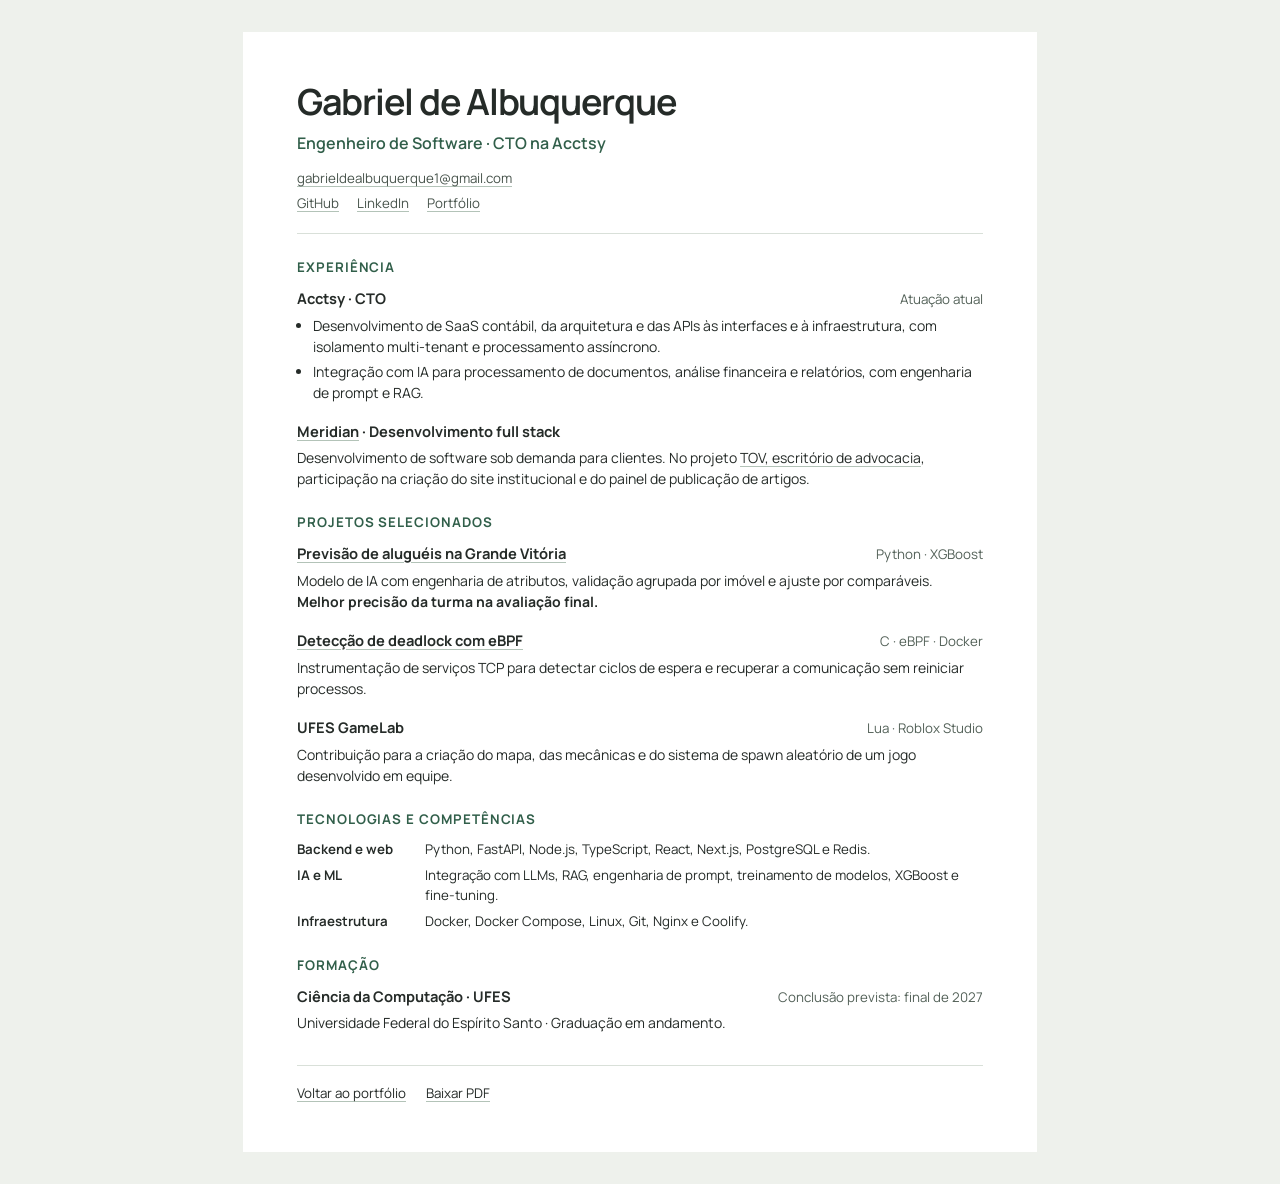
<file: curriculo.html>
<!doctype html>
<html lang="pt-BR">
  <head>
    <meta charset="utf-8" />
    <meta name="viewport" content="width=device-width, initial-scale=1" />
    <meta name="robots" content="noindex" />
    <title>Gabriel de Albuquerque — Engenheiro de Software</title>
    <link rel="icon" href="assets/favicon.svg" />
    <style>
      @font-face {
        font-family: Manrope;
        src: url("assets/fonts/manrope.woff2");
        font-weight: 200 800;
        font-display: swap;
      }
      * {
        box-sizing: border-box;
      }
      html {
        background: #eef1ec;
      }
      body {
        margin: 32px auto;
        padding: 48px 54px;
        max-width: 794px;
        color: #252b28;
        background: #fff;
        font:
          10.5pt/1.5 Manrope,
          Arial,
          sans-serif;
      }
      h1,
      h2,
      h3,
      p {
        margin: 0;
      }
      h1 {
        font-size: 27pt;
        font-weight: 650;
        letter-spacing: -0.035em;
        line-height: 1.2;
      }
      .headline {
        color: #315f4a;
        font-size: 12pt;
        font-weight: 600;
        margin-top: 8px;
      }
      .contact {
        display: flex;
        flex-wrap: wrap;
        gap: 5px 18px;
        margin-top: 14px;
        font-size: 10pt;
        color: #48544c;
      }
      .email {
        flex-basis: 100%;
      }
      a {
        color: inherit;
        text-decoration-color: #b3c3b8;
        text-underline-offset: 3px;
      }
      a:hover {
        color: #315f4a;
      }
      a:focus-visible {
        outline: 2px solid #315f4a;
        outline-offset: 4px;
      }
      ::selection {
        background: #dce9de;
      }
      header {
        border-bottom: 1px solid #d9e0d9;
        padding-bottom: 19px;
      }
      section {
        margin-top: 24px;
      }
      h2 {
        font-size: 10pt;
        line-height: 1.5;
        font-weight: 700;
        letter-spacing: 0.07em;
        text-transform: uppercase;
        color: #315f4a;
        margin-bottom: 10px;
      }
      h3 {
        font-size: 11pt;
        font-weight: 700;
        line-height: 1.4;
      }
      .entry + .entry {
        margin-top: 18px;
      }
      .entry-header {
        display: flex;
        align-items: baseline;
        justify-content: space-between;
        gap: 16px;
        margin-bottom: 5px;
      }
      .meta {
        font-size: 10pt;
        color: #536158;
        white-space: nowrap;
      }
      ul {
        padding-left: 16px;
        margin: 5px 0 0;
      }
      li + li {
        margin-top: 4px;
      }
      .skills {
        display: grid;
        grid-template-columns: 112px 1fr;
        gap: 6px 16px;
        margin: 0;
        font-size: 10pt;
      }
      .skills dt {
        font-weight: 650;
      }
      .skills dd {
        margin: 0;
      }
      .education p {
        margin-top: 4px;
      }
      .actions {
        display: flex;
        gap: 20px;
        margin-top: 32px;
        padding-top: 18px;
        border-top: 1px solid #d9e0d9;
        font-size: 10pt;
      }
      @media screen and (max-width: 600px) {
        html {
          background: #fff;
        }
        body {
          margin: 0;
          padding: 32px 22px;
          font-size: 12pt;
        }
        h1 {
          font-size: 24pt;
        }
        h3 {
          font-size: 12pt;
        }
        .entry-header {
          display: block;
        }
        .meta {
          display: block;
          margin-top: 3px;
          white-space: normal;
        }
        .skills {
          grid-template-columns: 1fr;
          gap: 3px;
          font-size: 12pt;
        }
        .skills dt:not(:first-child) {
          margin-top: 7px;
        }
        .email {
          overflow-wrap: anywhere;
        }
        section {
          margin-top: 26px;
        }
      }
      @page {
        size: A4;
        margin: 14mm 16mm;
      }
      @media print {
        html {
          background: #fff;
        }
        body {
          padding: 0;
          margin: 0;
          max-width: none;
        }
        .actions {
          display: none;
        }
        h2 {
          break-after: avoid;
        }
        .entry,
        .education,
        .skills {
          break-inside: avoid;
        }
      }
    </style>
  </head>
  <body>
    <header>
      <h1>Gabriel de Albuquerque</h1>
      <p class="headline">Engenheiro de Software · CTO na Acctsy</p>
      <nav class="contact" aria-label="Contato e perfis profissionais">
        <a class="email" href="mailto:gabrieldealbuquerque1@gmail.com"
          >gabrieldealbuquerque1@gmail.com</a
        >
        <a href="https://github.com/gabrieldealbuquerque">GitHub</a>
        <a
          href="https://www.linkedin.com/in/gabriel-de-albuquerque-santos-32b869294/"
          >LinkedIn</a
        >
        <a href="https://gabrieldealbuquerque.github.io/">Portfólio</a>
      </nav>
    </header>
    <main>
      <section aria-labelledby="experiencia">
        <h2 id="experiencia">Experiência</h2>
        <article class="entry">
          <div class="entry-header">
            <h3>Acctsy · CTO</h3>
            <span class="meta">Atuação atual</span>
          </div>
          <ul>
            <li>
              Desenvolvimento de SaaS contábil, da arquitetura e das APIs às
              interfaces e à infraestrutura, com isolamento multi-tenant e
              processamento assíncrono.
            </li>
            <li>
              Integração com IA para processamento de documentos, análise
              financeira e relatórios, com engenharia de prompt e RAG.
            </li>
          </ul>
        </article>
        <article class="entry">
          <div class="entry-header">
            <h3>
              <a href="https://www.meridianlab.com.br/">Meridian</a> ·
              Desenvolvimento full stack
            </h3>
          </div>
          <p>
            Desenvolvimento de software sob demanda para clientes. No projeto
            <a href="https://tov.adv.br/">TOV, escritório de advocacia</a>,
            participação na criação do site institucional e do painel de
            publicação de artigos.
          </p>
        </article>
      </section>
      <section aria-labelledby="projetos">
        <h2 id="projetos">Projetos selecionados</h2>
        <article class="entry">
          <div class="entry-header">
            <h3>
              <a
                href="https://github.com/gabrieldealbuquerque/previsao-alugueis-grande-vitoria"
                >Previsão de aluguéis na Grande Vitória</a
              >
            </h3>
            <span class="meta">Python · XGBoost</span>
          </div>
          <p>
            Modelo de IA com engenharia de atributos, validação agrupada por
            imóvel e ajuste por comparáveis.
            <strong>Melhor precisão da turma na avaliação final.</strong>
          </p>
        </article>
        <article class="entry">
          <div class="entry-header">
            <h3>
              <a
                href="https://github.com/gabrieldealbuquerque/Deteccao-de-Deadlock-por-eBPF"
                >Detecção de deadlock com eBPF</a
              >
            </h3>
            <span class="meta">C · eBPF · Docker</span>
          </div>
          <p>
            Instrumentação de serviços TCP para detectar ciclos de espera e
            recuperar a comunicação sem reiniciar processos.
          </p>
        </article>
        <article class="entry">
          <div class="entry-header">
            <h3>UFES GameLab</h3>
            <span class="meta">Lua · Roblox Studio</span>
          </div>
          <p>
            Contribuição para a criação do mapa, das mecânicas e do sistema de
            spawn aleatório de um jogo desenvolvido em equipe.
          </p>
        </article>
      </section>
      <section aria-labelledby="tecnologias">
        <h2 id="tecnologias">Tecnologias e competências</h2>
        <dl class="skills">
          <dt>Backend e web</dt>
          <dd>
            Python, FastAPI, Node.js, TypeScript, React, Next.js, PostgreSQL e
            Redis.
          </dd>
          <dt>IA e ML</dt>
          <dd>
            Integração com LLMs, RAG, engenharia de prompt, treinamento de
            modelos, XGBoost e fine-tuning.
          </dd>
          <dt>Infraestrutura</dt>
          <dd>Docker, Docker Compose, Linux, Git, Nginx e Coolify.</dd>
        </dl>
      </section>
      <section class="education" aria-labelledby="formacao">
        <h2 id="formacao">Formação</h2>
        <div class="entry-header">
          <h3>Ciência da Computação · UFES</h3>
          <span class="meta">Conclusão prevista: final de 2027</span>
        </div>
        <p>Universidade Federal do Espírito Santo · Graduação em andamento.</p>
      </section>
    </main>
    <nav class="actions" aria-label="Ações do currículo">
      <a href="index.html">Voltar ao portfólio</a
      ><a href="assets/Gabriel-de-Albuquerque-Curriculo.pdf" download
        >Baixar PDF</a
      >
    </nav>
  </body>
</html>
</file>
<file: styles.css>
@font-face {
  font-family: Manrope;
  src: url("assets/fonts/manrope.woff2") format("woff2");
  font-weight: 200 800;
  font-style: normal;
  font-display: swap;
}
@font-face {
  font-family: "Noto Sans JP";
  src: url("assets/fonts/noto-sans-jp.woff2") format("woff2");
  font-weight: 400 700;
  font-style: normal;
  font-display: swap;
}
:root {
  color-scheme: light;
  --background: #fafbf9;
  --text: #252b28;
  --muted: #626b65;
  --accent: #315f4a;
  --line: #e1e5df;
  --selection: #dce9de;
  --control-border: #cdd6ce;
  --control-hover: #edf2ec;
  --scrollbar: #a5b1a7;
  --on-accent: #fafbf9;
  --chart-house: #996a48;
  --chart-reference: #7b8580;
  --font:
    Manrope, "Noto Sans JP", "Hiragino Kaku Gothic ProN", "Yu Gothic",
    sans-serif;
}
html[data-theme="dark"] {
  color-scheme: dark;
  --background: #191919;
  --text: #dedede;
  --muted: #a6a6a6;
  --accent: #c5c5c5;
  --line: #333333;
  --selection: #3a3a3a;
  --control-border: #4b4b4b;
  --control-hover: #252525;
  --scrollbar: #5e5e5e;
  --on-accent: #191919;
  --chart-house: #bca68c;
  --chart-reference: #868686;
}
* {
  box-sizing: border-box;
}
html {
  scroll-behavior: smooth;
  scroll-padding-top: 32px;
  scrollbar-color: var(--scrollbar) var(--background);
}
body {
  margin: 0;
  background: var(--background);
  color: var(--text);
  font-family: var(--font);
  font-size: 15px;
  line-height: 1.8;
  -webkit-font-smoothing: antialiased;
}
::selection {
  background: var(--selection);
  color: var(--text);
}
a {
  color: inherit;
  text-decoration: none;
  text-underline-offset: 5px;
}
a:hover {
  color: var(--accent);
}
button {
  font: inherit;
  color: inherit;
  cursor: pointer;
}
button:disabled {
  cursor: wait;
  opacity: 0.6;
}
a:focus-visible,
button:focus-visible {
  outline: 2px solid var(--accent);
  outline-offset: 5px;
  border-radius: 2px;
}
main:focus {
  outline: none;
}
button,
a {
  -webkit-tap-highlight-color: transparent;
}
[hidden] {
  display: none !important;
}
p,
h1,
h2,
h3,
dl {
  margin: 0;
}
h1,
h2,
h3 {
  font-weight: 600;
  line-height: 1.4;
  letter-spacing: -0.025em;
  text-wrap: balance;
}
p {
  text-wrap: pretty;
}
.icon-library {
  position: absolute;
  width: 0;
  height: 0;
  overflow: hidden;
}
.icon {
  width: 16px;
  height: 16px;
  fill: none;
  stroke: currentColor;
  stroke-width: 1.6;
  stroke-linecap: round;
  stroke-linejoin: round;
  flex-shrink: 0;
}
.page {
  max-width: 1008px;
  padding-inline: 48px;
  margin-inline: auto;
}
.skip-link {
  position: fixed;
  top: 12px;
  left: 12px;
  z-index: 10;
  transform: translateY(-170%);
  padding: 10px 16px;
  background: var(--text);
  color: var(--background);
}
.skip-link:focus {
  transform: none;
}
.site-header {
  display: flex;
  align-items: center;
  justify-content: space-between;
  gap: 24px;
  padding-block: 25px;
  border-bottom: 1px solid var(--line);
}
.site-header nav {
  display: flex;
  gap: 28px;
  font-size: 13px;
}
.site-header nav a {
  display: flex;
  align-items: center;
  min-height: 36px;
}
.site-header nav a:hover {
  text-decoration: underline;
}
.header-controls {
  display: flex;
  align-items: center;
  gap: 14px;
  flex-shrink: 0;
}
.theme-toggle {
  display: inline-flex;
  align-items: center;
  justify-content: center;
  width: 40px;
  height: 40px;
  padding: 0;
  border: 1px solid var(--line);
  border-radius: 50%;
  background: transparent;
  color: var(--accent);
}
.theme-toggle:hover {
  border-color: var(--control-border);
  background: var(--control-hover);
}
.theme-toggle .icon {
  width: 18px;
  height: 18px;
}
.theme-sun,
html[data-theme="dark"] .theme-moon {
  display: none;
}
html[data-theme="dark"] .theme-sun {
  display: block;
}
.languages {
  display: flex;
  gap: 3px;
  flex-shrink: 0;
}
.languages button {
  border: 0;
  background: transparent;
  color: var(--muted);
  font-size: 12px;
  padding: 6px 9px;
  min-height: 36px;
  position: relative;
}
.languages button[aria-pressed="true"] {
  color: var(--accent);
  font-weight: 700;
}
.languages button[aria-pressed="true"]::after {
  content: "";
  position: absolute;
  height: 2px;
  left: 9px;
  right: 9px;
  bottom: 3px;
  background: var(--accent);
}
.languages button:hover {
  color: var(--text);
}
.intro {
  display: grid;
  grid-template-columns: minmax(0, 1fr) 144px;
  column-gap: 60px;
  padding-block: 64px 0;
  align-items: start;
}
h1 {
  font-size: clamp(30px, 3.7vw, 42px);
  line-height: 1.2;
  font-weight: 650;
  letter-spacing: -0.035em;
}
.name-dot {
  color: var(--accent);
}
.role {
  margin-top: 14px;
  color: var(--accent);
  font-size: 15px;
  font-weight: 500;
}
.bio {
  margin-top: 22px;
  max-width: 60ch;
  color: var(--muted);
}
.education {
  margin-top: 14px;
  font-size: 13px;
  color: var(--muted);
}
.avatar {
  width: 144px;
  height: 144px;
  display: block;
  border-radius: 16px;
  object-fit: cover;
  margin-top: 3px;
}
.profile-links {
  display: flex;
  align-items: center;
  flex-wrap: wrap;
  gap: 23px;
  margin-top: 21px;
  font-size: 13px;
}
.profile-links a,
.inline-links a,
.inline-link,
.all-projects {
  display: inline-flex;
  align-items: center;
  gap: 6px;
  min-height: 36px;
}
.profile-links a:hover,
.inline-links a:hover,
.inline-link:hover,
.all-projects:hover {
  text-decoration: underline;
}
.profile-links .icon {
  width: 14px;
  height: 14px;
}
.section {
  margin-top: 64px;
}
h2 {
  font-size: 21px;
  letter-spacing: -0.02em;
  margin-bottom: 25px;
}
.work-row {
  display: grid;
  grid-template-columns: 300px minmax(0, 1fr);
  gap: 36px;
  padding-block: 27px;
  border-top: 1px solid var(--line);
}
.work-row:last-child {
  padding-bottom: 0;
}
h3 {
  font-size: 16px;
  letter-spacing: -0.015em;
}
.work-heading h3 a,
.client-project h4 a {
  display: inline-flex;
  align-items: center;
  gap: 6px;
}
.work-heading > p {
  color: var(--muted);
  font-size: 12px;
  margin-top: 5px;
}
.work-copy {
  color: var(--muted);
  font-size: 14px;
}
.work-copy p {
  max-width: 68ch;
}
.work-copy > p + p:not(.work-note) {
  margin-top: 12px;
}
.client-project {
  margin-top: 22px;
}
.client-project h4 {
  color: var(--text);
  font-size: 14px;
  font-weight: 650;
  margin: 0 0 7px;
}
.work-note {
  font-size: 13px;
  margin-top: 10px;
}
.inline-links {
  display: flex;
  flex-wrap: wrap;
  column-gap: 22px;
}
.inline-links,
.inline-link {
  color: var(--accent);
  margin-top: 9px;
  font-size: 13px;
}
.inline-links .icon,
.inline-link .icon {
  width: 14px;
  height: 14px;
}
.section-heading {
  display: flex;
  align-items: baseline;
  justify-content: space-between;
  gap: 20px;
  margin-bottom: 18px;
}
.section-heading h2 {
  margin: 0;
}
.all-projects {
  color: var(--muted);
  font-size: 12px;
  white-space: nowrap;
}
.all-projects .icon {
  width: 14px;
  height: 14px;
}
.project-list {
  list-style: none;
  margin: 0;
  padding: 0;
}
.project-list li {
  border-top: 1px solid var(--line);
}
.project-list li:last-child {
  border-bottom: 1px solid var(--line);
}
.project-list a {
  display: flex;
  align-items: baseline;
  gap: 22px;
  padding-block: 22px;
}
.project-info {
  display: flex;
  flex-direction: column;
  gap: 7px;
  flex: 1;
  min-width: 0;
}
.project-info strong {
  font-weight: 500;
  font-size: 14px;
}
.project-info > span {
  max-width: 70ch;
  color: var(--muted);
  font-size: 14px;
}
.project-language {
  font-size: 12px;
  color: var(--muted);
  white-space: nowrap;
}
.project-list a > .icon {
  color: var(--muted);
}
.project-list a:hover .project-info strong {
  text-decoration: underline;
  text-underline-offset: 4px;
}
.skills-list {
  display: grid;
  grid-template-columns: 1fr 1fr;
  gap: 27px 48px;
}
.skills-list dt {
  font-weight: 600;
  font-size: 13px;
  margin-bottom: 5px;
}
.skills-list dd {
  margin: 0;
  color: var(--muted);
  font-size: 14px;
  max-width: 44ch;
}
.skills-security {
  grid-column: 1 / -1;
}
.skills-security dd {
  max-width: 78ch;
}
.contact {
  border-top: 1px solid var(--line);
  padding-top: 34px;
}
.contact h2 {
  margin-bottom: 8px;
}
.contact > p {
  font-size: 14px;
  color: var(--muted);
}
.contact-actions {
  display: flex;
  align-items: center;
  justify-content: space-between;
  gap: 18px;
  margin-top: 17px;
}
.email {
  display: inline-flex;
  align-items: center;
  gap: 10px;
  color: var(--accent);
  font-size: 15px;
  min-height: 40px;
  overflow-wrap: anywhere;
}
.email:hover > span {
  text-decoration: underline;
}
.email .icon {
  width: 18px;
  height: 18px;
}
.copy-email {
  background: transparent;
  border: 1px solid var(--control-border);
  border-radius: 5px;
  padding: 8px 13px;
  font-size: 12px;
  min-height: 38px;
  flex-shrink: 0;
}
.copy-email:hover {
  background: var(--control-hover);
}
.contact .copy-status {
  font-size: 12px;
  min-height: 22px;
  margin-top: 8px;
}
footer {
  display: flex;
  justify-content: space-between;
  gap: 16px;
  font-size: 11px;
  color: var(--muted);
  padding-block: 30px;
  margin-top: 35px;
  border-top: 1px solid var(--line);
}
footer a:hover {
  text-decoration: underline;
}
:lang(ja) h2,
:lang(ja) h3 {
  letter-spacing: 0;
}
html:lang(ja) body {
  line-height: 1.95;
}
@media (max-width: 760px) {
  .page {
    padding-inline: 30px;
  }
  .intro {
    grid-template-columns: minmax(0, 1fr) 112px;
    column-gap: 30px;
    padding-top: 45px;
  }
  .avatar {
    width: 112px;
    height: 112px;
    border-radius: 12px;
  }
  h1 {
    font-size: 32px;
  }
  .intro-text .bio,
  .intro-text .education,
  .profile-links {
    max-width: none;
  }
  .intro-text {
    display: contents;
  }
  .intro h1,
  .intro .role {
    grid-column: 1;
  }
  .intro .avatar {
    grid-column: 2;
    grid-row: 1 / 3;
  }
  .intro .bio,
  .intro .education,
  .intro .profile-links {
    grid-column: 1 / -1;
  }
  .intro .role {
    font-size: 14px;
  }
  .section {
    margin-top: 48px;
  }
  .work-row {
    grid-template-columns: 150px minmax(0, 1fr);
    gap: 25px;
  }
  .skills-list {
    gap: 24px 30px;
  }
}
@media (max-width: 520px) {
  .page {
    padding-inline: 20px;
  }
  .site-header {
    padding-block: 18px;
    gap: 12px;
  }
  .site-header nav {
    gap: 16px;
    font-size: 12px;
  }
  .languages {
    gap: 0;
  }
  .languages button {
    padding-inline: 7px;
    font-size: 11px;
  }
  .languages button[aria-pressed="true"]::after {
    left: 7px;
    right: 7px;
  }
  .intro {
    grid-template-columns: minmax(0, 1fr) 80px;
    gap: 0 20px;
    padding-top: 37px;
  }
  h1 {
    font-size: 29px;
    line-height: 1.25;
  }
  .avatar {
    width: 80px;
    height: 80px;
    border-radius: 10px;
  }
  .intro .role {
    grid-column: 1/-1;
    margin-top: 14px;
  }
  .intro .avatar {
    grid-row: 1;
    align-self: center;
  }
  .bio {
    font-size: 14px;
    margin-top: 18px;
  }
  .education {
    font-size: 12px;
  }
  .profile-links {
    gap: 20px;
    font-size: 12px;
    margin-top: 16px;
  }
  h2 {
    font-size: 19px;
    margin-bottom: 20px;
  }
  .work-row {
    grid-template-columns: 1fr;
    gap: 12px;
    padding-block: 23px;
  }
  .work-heading {
    display: flex;
    align-items: baseline;
    flex-wrap: wrap;
    column-gap: 12px;
  }
  .work-heading > p {
    margin: 0;
    font-size: 11px;
  }
  .work-copy {
    font-size: 14px;
  }
  .work-note {
    font-size: 12px;
  }
  .section-heading {
    gap: 8px;
    flex-wrap: wrap;
    margin-bottom: 15px;
  }
  .all-projects {
    font-size: 11px;
  }
  .project-list a {
    gap: 12px;
  }
  .project-language {
    display: none;
  }
  .project-info strong {
    font-size: 14px;
  }
  .project-info > span {
    font-size: 13px;
  }
  .skills-list {
    grid-template-columns: 1fr;
    gap: 22px;
  }
  .skills-list dd {
    max-width: none;
  }
  .contact-actions {
    align-items: flex-start;
    flex-direction: column;
    gap: 10px;
  }
  .email {
    font-size: 13px;
    gap: 8px;
  }
  .email .icon {
    width: 16px;
    height: 16px;
  }
  footer {
    flex-wrap: wrap;
    font-size: 11px;
    gap: 8px;
    padding-block: 24px;
    margin-top: 20px;
  }
}
@media (prefers-reduced-motion: reduce) {
  html {
    scroll-behavior: auto;
  }
}
@media print {
  .site-header,
  .copy-email,
  .copy-status,
  footer,
  .skip-link {
    display: none;
  }
  body {
    background: white;
    font-size: 10pt;
  }
  .page {
    max-width: none;
    padding: 0;
  }
  .intro {
    padding-top: 0;
  }
  .section {
    margin-top: 22px;
  }
  .work-row,
  .project-list li {
    break-inside: avoid;
  }
  .icon {
    display: none;
  }
}

.project-preview {
  display: block;
  width: 100%;
  max-width: 100%;
  margin-top: 18px;
}
.project-preview img {
  display: block;
  width: 100%;
  height: auto;
  object-fit: contain;
  border-radius: 6px;
}
.client-layout {
  display: grid;
  grid-template-columns: minmax(0, 210px) minmax(0, 1fr);
  align-items: start;
  gap: 20px;
  margin-top: 14px;
}
.client-layout .project-preview { margin-top: 0; }
.rental-feature {
  border-top: 1px solid var(--line);
  padding-block: 30px 36px;
}
.rental-feature-heading {
  display: flex;
  justify-content: space-between;
  align-items: start;
  gap: 24px;
}
.rental-feature-heading > div { min-width: 0; }
.rental-feature h3 {
  max-width: 27ch;
  font-size: clamp(22px, 2.6vw, 27px);
  line-height: 1.35;
  letter-spacing: -0.025em;
}
.rental-recognition {
  color: var(--accent);
  font-size: 13px;
  font-weight: 600;
  margin-top: 12px;
  max-width: 65ch;
}
.rental-repository {
  flex-shrink: 0;
  min-height: 32px;
  margin-top: 3px;
}
.rental-overview {
  max-width: 78ch;
  font-size: 14px;
  color: var(--muted);
  margin-top: 18px;
}
.rental-evidence { margin: 28px 0 0; }
.rental-evidence[data-chart-ready="true"] > .rental-method { display: none; }
.rental-static-chart {
  display: block;
  width: 100%;
  max-width: 780px;
  height: auto;
  margin-inline: auto;
}
.rental-method {
  margin-top: 14px;
  font-size: 12px;
  color: var(--muted);
  max-width: 85ch;
}
.rental-resources {
  display: flex;
  flex-wrap: wrap;
  gap: 8px 24px;
  margin-top: 12px;
  font-size: 12px;
  color: var(--accent);
}
.rental-resources a {
  display: inline-flex;
  align-items: center;
  min-height: 32px;
  gap: 6px;
}
.rental-resources a:hover { text-decoration: underline; }
.rental-resources .icon { width: 14px; height: 14px; }
@media (max-width: 900px) {
  .work-row { grid-template-columns: 240px minmax(0, 1fr); gap: 28px; }
  .client-layout { grid-template-columns: 1fr; gap: 14px; }
  .client-layout .project-preview { max-width: 360px; }
}
@media (max-width: 600px) {
  .work-row { grid-template-columns: 1fr; gap: 16px; }
  .work-heading { display: block; }
  .work-heading > p { margin-top: 5px; }
  .work-heading .project-preview { width: 100%; max-width: 460px; margin-top: 16px; }
  .client-layout .project-preview { max-width: 460px; }
  .rental-feature { padding-top: 24px; }
  .rental-feature-heading { display: block; }
  .rental-repository { margin-top: 12px; }
  .rental-overview { margin-top: 12px; }
  .rental-evidence { margin-top: 22px; }
}

.project-with-preview > a {
  display: grid;
  grid-template-columns: 300px minmax(0, 1fr);
  align-items: start;
  gap: 36px;
  padding-block: 27px;
}
.project-with-preview .project-preview {
  margin-top: 0;
}
.project-with-preview .project-info strong {
  display: flex;
  align-items: baseline;
  gap: 8px;
  font-size: 16px;
}
.project-with-preview .project-info strong .icon {
  width: 14px;
  height: 14px;
  flex-shrink: 0;
}
.project-with-preview .project-info > .project-language {
  font-size: 12px;
  margin-top: 4px;
}
.skills-list dd p + p {
  margin-top: 12px;
}
@media (max-width: 900px) {
  .project-with-preview > a {
    grid-template-columns: 240px minmax(0, 1fr);
    gap: 28px;
  }
}
@media (max-width: 600px) {
  .project-with-preview > a {
    grid-template-columns: minmax(0, 1fr);
    gap: 16px;
  }
  .project-with-preview .project-preview {
    max-width: 460px;
  }
}

.project-preview.brand-preview img {
  aspect-ratio: 8 / 5;
  object-fit: contain;
  background: #fff;
}

@media (max-width: 600px) {
  .site-header {
    display: grid;
    grid-template-columns: 1fr auto;
    gap: 6px 12px;
  }
  .header-controls {
    grid-column: 1 / -1;
    grid-row: 1;
    justify-self: end;
    gap: 10px;
  }
  .site-header nav {
    grid-column: 1 / -1;
    grid-row: 2;
    justify-content: space-between;
  }
}
</file>
<file: rental-chart.css>
.rental-evidence {
  min-width: 0;
}
.rental-evidence [hidden] {
  display: none !important;
}
.rental-chart {
  --chart-ink: var(--text);
  --chart-muted: var(--muted);
  --chart-accent: var(--accent);
  --chart-grid: var(--line);
  color: var(--chart-ink);
  background: var(--background);
  padding: clamp(16px, 3vw, 30px);
  border: 1px solid var(--chart-grid);
  border-radius: 3px;
  font-size: 13px;
}
.rental-chart__controls {
  display: flex;
  align-items: center;
  justify-content: space-between;
  flex-wrap: wrap;
  gap: 12px 20px;
}
.rental-chart__filters {
  display: flex;
  flex-wrap: wrap;
  gap: 4px;
}
.rental-chart__filter {
  appearance: none;
  min-height: 42px;
  border: 1px solid transparent;
  border-radius: 3px;
  padding: 8px 12px;
  background: transparent;
  color: var(--chart-muted);
  font: inherit;
  font-weight: 600;
  cursor: pointer;
}
.rental-chart__filter:hover {
  border-color: var(--control-border);
  color: var(--chart-accent);
}
.rental-chart__filter[aria-pressed="true"] {
  background: var(--chart-accent);
  color: var(--on-accent);
}
.rental-chart__filter:focus-visible,
.rental-chart__plot:focus-visible {
  outline: 2px solid var(--chart-accent);
  outline-offset: 4px;
}
.rental-chart__summary {
  margin: 0;
  font-size: 12px;
  font-weight: 600;
  font-variant-numeric: tabular-nums;
}
.rental-chart__stage {
  min-width: 0;
  margin-top: 15px;
}
.rental-chart__plot {
  display: block;
  width: 100%;
  max-width: none;
  height: auto;
  overflow: visible;
  border-radius: 2px;
  touch-action: pan-y;
}
.rental-chart__grid {
  stroke: var(--chart-grid);
  stroke-width: 1;
}
.rental-chart__tick {
  fill: var(--chart-muted);
  font:
    11px Manrope,
    "Noto Sans JP",
    sans-serif;
  font-variant-numeric: tabular-nums;
}
.rental-chart__axis-label {
  fill: var(--chart-ink);
  font:
    12px Manrope,
    "Noto Sans JP",
    sans-serif;
  font-weight: 600;
}
.rental-chart__identity {
  stroke: var(--chart-reference);
  stroke-width: 1.25;
  stroke-dasharray: 5 5;
}
.rental-chart__points {
  stroke: none;
  fill-opacity: 0.4;
}
.rental-chart__points--apartment {
  fill: var(--chart-accent);
}
.rental-chart__points--house {
  fill: var(--chart-house);
  fill-opacity: 0.55;
}
.rental-chart__selection {
  fill: var(--background);
  fill-opacity: 0.15;
  stroke: var(--chart-ink);
  stroke-width: 2;
  pointer-events: none;
}
.rental-chart__legend {
  display: flex;
  flex-wrap: wrap;
  align-items: center;
  gap: 9px 20px;
  margin-top: 4px;
  color: var(--chart-muted);
  font-size: 11px;
}
.rental-chart__legend-item {
  display: inline-flex;
  align-items: center;
  gap: 7px;
}
.rental-chart__legend-mark {
  display: block;
  flex: 0 0 auto;
  width: 7px;
  height: 7px;
  background: var(--chart-accent);
  border-radius: 50%;
}
.rental-chart__legend-item--house .rental-chart__legend-mark {
  background: var(--chart-house);
  border-radius: 0;
}
.rental-chart__legend-item--identity .rental-chart__legend-mark {
  width: 19px;
  height: 0;
  border-top: 1px dashed var(--chart-reference);
  background: transparent;
  border-radius: 0;
}
.rental-chart__instructions {
  margin: 16px 0 0;
  color: var(--chart-muted);
  line-height: 1.65;
  font-size: 12px;
  max-width: 85ch;
}
.rental-chart__readout {
  margin-top: 16px;
  padding: 15px 0;
  border-top: 1px solid var(--chart-grid);
  border-bottom: 1px solid var(--chart-grid);
}
.rental-chart__hint {
  min-height: 20px;
  margin: 0 0 10px;
  color: var(--chart-muted);
  font-size: 12px;
  line-height: 1.65;
}
.rental-chart__values {
  display: grid;
  grid-template-columns: 1fr 1fr 0.8fr 0.7fr;
  gap: 14px;
  margin: 0;
}
.rental-chart__values > div {
  min-width: 0;
}
.rental-chart__values dt {
  margin: 0 0 5px;
  color: var(--chart-muted);
  font-size: 11px;
  line-height: 1.5;
}
.rental-chart__values dd {
  margin: 0;
  font-size: 13px;
  font-weight: 600;
  line-height: 1.5;
  font-variant-numeric: tabular-nums;
  white-space: nowrap;
}
.rental-chart__note {
  margin: 13px 0 0;
  color: var(--chart-muted);
  line-height: 1.7;
  font-size: 11px;
  max-width: 90ch;
}
.rental-chart__sr {
  position: absolute;
  width: 1px;
  height: 1px;
  padding: 0;
  margin: -1px;
  overflow: hidden;
  clip-path: inset(50%);
  white-space: nowrap;
  border: 0;
}
.rental-chart ::selection {
  color: var(--on-accent);
  background: var(--chart-accent);
}
@media (max-width: 600px) {
  .rental-chart {
    padding: 16px 12px;
  }
  .rental-chart__controls {
    gap: 12px;
  }
  .rental-chart__filter {
    padding: 8px 10px;
    font-size: 12px;
  }
  .rental-chart__values {
    grid-template-columns: 1fr 1fr;
    gap: 14px 12px;
  }
  .rental-chart__hint {
    min-height: 40px;
  }
  .rental-chart__values dd {
    font-size: 12px;
  }
  .rental-chart__legend {
    gap: 9px 13px;
  }
}
</file>
